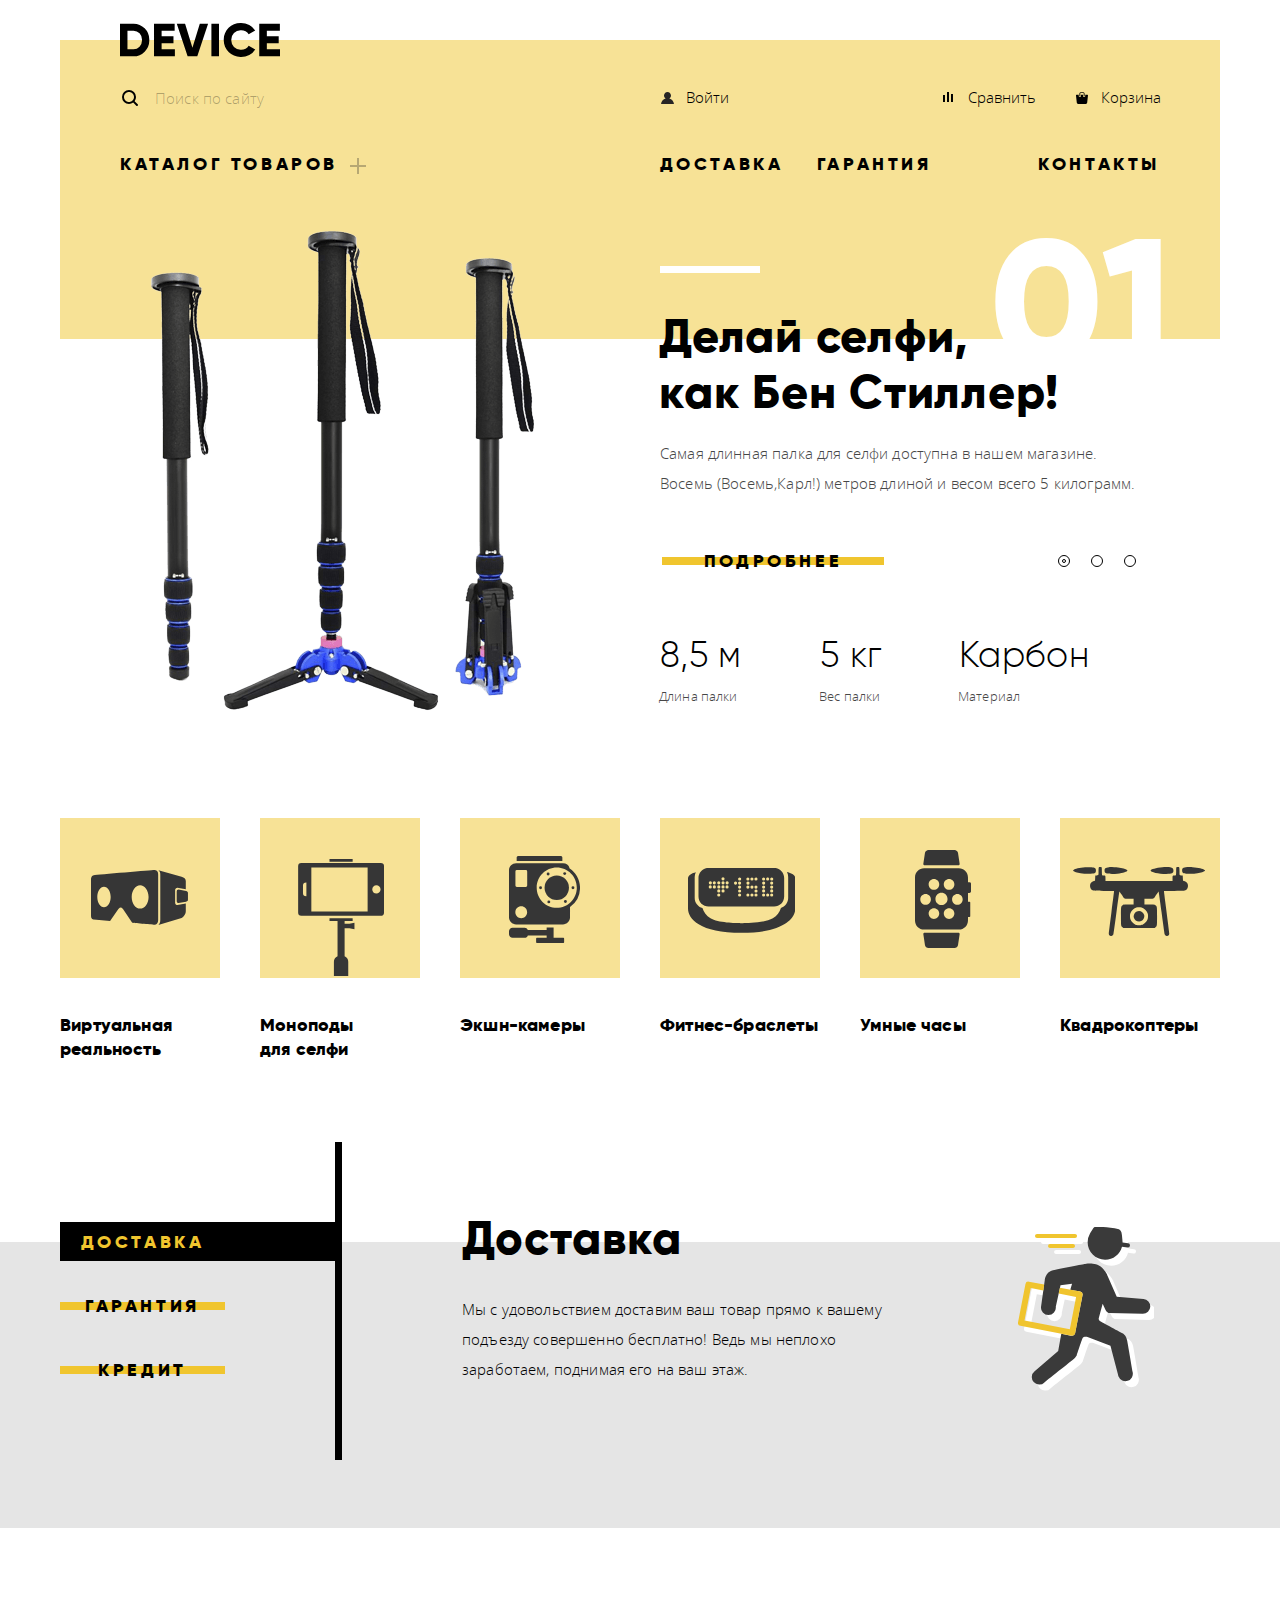
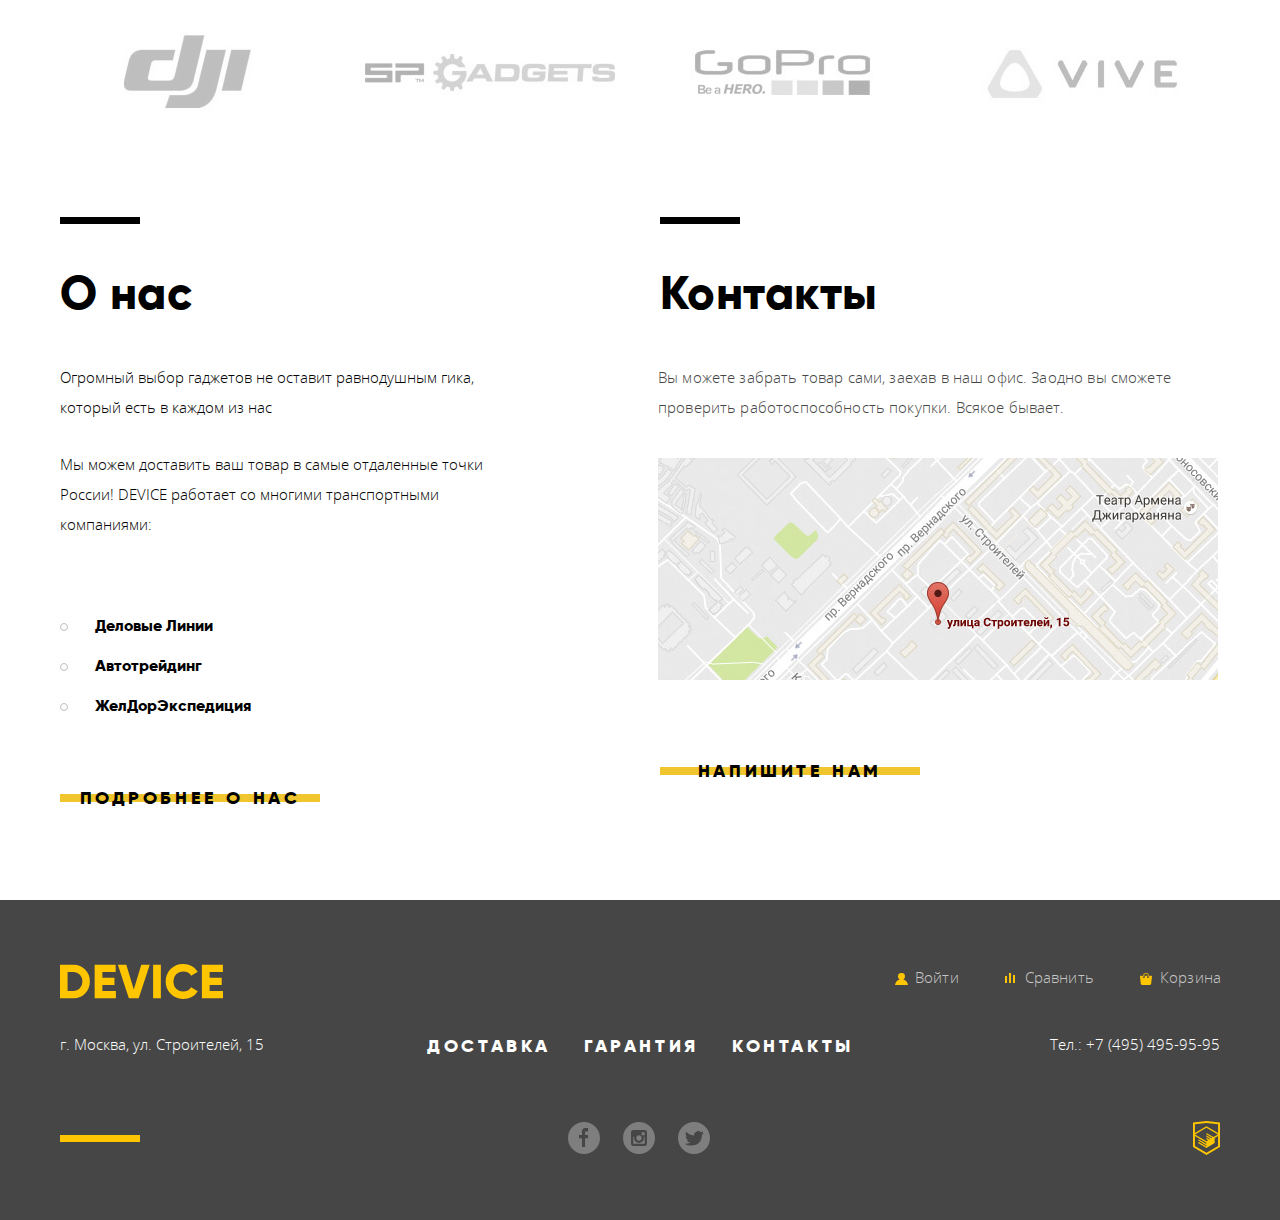
<file: index.html>
<!DOCTYPE html>
<html lang="ru">

<head>
  <meta charset="utf-8">
  <meta name="viewport" content="width=device-width, initial-scale=1.0">
  <meta http-equiv="X-UA-Compatible" content="ie=edge">
  <title>Главная Девайс</title>
  <link href="css/normalize.css" rel="stylesheet">
  <link href="css/style.css" rel="stylesheet">
</head>

<body>
  <header class="main-header">
    <a class="main-logo" aria-label="Логотип DIVICE">
      <img src="img/logo_divice.svg" width="160" height="35" alt="Логотип DIVICE">
    </a>
    <nav class="main-navigation">
      <div class="site-navigation site-navigation-user">
        <form class="main-search" action="https://echo.htmlacademy.ru" method="get">
          <svg class="search-link-icon" xmlns="http://www.w3.org/2000/svg" width="16" height="16" viewBox="0 0 16 16">
            <path
              d="M15.7 14.3l-3.104-3.104A6.979 6.979 0 0 0 14 7a7 7 0 1 0-7 7 6.963 6.963 0 0 0 4.193-1.404L14.3 15.7c.185.184.38.3.7.3a1 1 0 0 0 1-1 .93.93 0 0 0-.3-.7zM2 7c0-2.762 2.238-5 5-5s5 2.238 5 5-2.238 5-5 5-5-2.238-5-5z" />
          </svg>
          <input type="search" class="search" placeholder="Поиск по сайту">
          <button class="button-search">Найти</button>
        </form>
        <a class="site-navigation-user login-link-header" href="login.html">
          <svg class="login-link-icon" version="1.1" xmlns="http://www.w3.org/2000/svg"
            xmlns:xlink="http://www.w3.org/1999/xlink" x="0px" y="0px" width="13px" height="12px" viewBox="0 0 13 12"
            enable-background="new 0 0 13 12" xml:space="preserve">
            <path fill="#272525"
              d="M0.032,12h12.937c-0.163-2.643-2.074-4.837-4.671-5.543C9.306,5.846,9.985,4.75,9.985,3.485
                  C9.985,1.561,8.425,0,6.5,0S3.015,1.561,3.015,3.485c0,1.264,0.68,2.361,1.688,2.972C2.106,7.163,0.194,9.357,0.032,12z" />
          </svg>
          Войти
        </a>
        <a class="site-navigation-user compare-header" href="compare.html">
          <svg class="login-link-icon" xmlns="http://www.w3.org/2000/svg" width="10" height="10" viewBox="0 0 10 10">
            <path d="M8 2h1.984v8H8zM0 3h1.984v7H0zM4 0h2v10H4z" />
          </svg>
          Сравнить
        </a>
        <a class="site-navigation-user basket-header" href="basket.html">
          <svg class="login-link-icon" xmlns="http://www.w3.org/2000/svg" width="12" height="12" viewBox="0 0 12 12">
            <path
              d="M11.864 3.017a.429.429 0 0 0-.327-.154H9.225V4.09c0 .563-.484 1.022-1.08 1.022-.594 0-1.078-.458-1.078-1.022V2.863H4.909V4.09c0 .563-.485 1.022-1.08 1.022-.595 0-1.078-.458-1.078-1.022V2.863H.438a.43.43 0 0 0-.327.154.472.472 0 0 0-.108.358l.776 7.134c.015.806.642 1.455 1.411 1.455h7.595c.77 0 1.396-.649 1.411-1.455l.776-7.134a.476.476 0 0 0-.108-.358z" />
            <path
              d="M3.829 4.499c.239 0 .433-.184.433-.409V1.84c0-.632.672-1.022 1.295-1.022h1.079c.655 0 1.078.401 1.078 1.022v2.25c0 .225.194.409.431.409.239 0 .433-.184.433-.409V1.84C8.577.773 7.761 0 6.636 0H5.557c-1.19 0-2.159.826-2.159 1.84v2.25c0 .225.194.409.431.409z" />
          </svg>
          Корзина
        </a>
      </div>
      <ul class="site-navigation site-navigation-bottom">
        <li class="nav-item-bold main-menu-item">
          <a href="inner.html">Каталог товаров</a>
          <ul class="drop-menue">
            <li class="drop-menue-inner">
              <ul class="drop-user-navigation">
                <li class="drop-inner-item"><a href="virtualReality.html">Виртуальная реальность</a></li>
                <li class="drop-inner-item"><a href="monopods.html">Моноподы для селфи</a></li>
                <li class="drop-inner-item"> <a href="action-сameras.html">Экшн-камеры</a></li>
              </ul>
            </li>
            <li class="drop-menue-inner">
              <ul class="drop-user-navigation">
                <li class="drop-inner-item"><a href="fitnessBraselet.html">Фитнес-браслеты</a></li>
                <li class="drop-inner-item"><a href="smart-watch.html">Умные часы</a></li>
              </ul>
            </li>
            <li class="drop-menue-inner">
              <ul class="drop-user-navigation">
                <li class="drop-inner-item"> <a href="quadcopters.html">Квадрокоптеры</a></li>
              </ul>
            </li>
          </ul>
        </li>
        <li class="nav-item-bold"><a href="delivery.html">Доставка</a></li>
        <li class="nav-item-bold guarantee"><a href="assurance.html">Гарантия</a></li>
        <li class="nav-item-bold"><a href="contact.html">Контакты</a></li>
      </ul>
    </nav>
  </header>
  <main class="container">
    <h1 class="visually-hidden">DIVICE</h1>
    <section class="slider center-wrapper">
      <input class="visually-hidden slider-input slider-input-1" type="radio" id="product-1" name="toggle" checked>
      <label class="slider-control slider-control-1" for="product-1" aria-label="Первый слайд"></label>
      <input class="visually-hidden slider-input slider-input-2" type="radio" id="product-2" name="toggle">
      <label class="slider-control slider-control-2" for="product-2" aria-label="Второй слайд"></label>
      <input class="visually-hidden slider-input slider-input-3" type="radio" id="product-3" name="toggle">
      <label class="slider-control slider-control-3" for="product-3" aria-label="Третий слайд"></label>
      <ul class="slider-list">
        <li class="slider-item slide-1">
          <img class="slider-picture" src="img/slider-1.png" width="384" height="486"
            alt="Самая длинная палка для селфи">
          <div class="slide-content">
            <h2 class="tagline">Делай селфи, <br />как Бен Стиллер!</h2>
            <p class="slider-text">Самая длинная палка для селфи доступна в нашем магазине. Восемь (Восемь,Карл!) метров
              длиной и весом всего 5 килограмм.</p>
            <a class="crossed-out-buttons crossed-out-buttons-slider" href="info.html">Подробнее</a>
            <div class="product-properties">
              <div class="properties">
                <p class="property-mean">8,5 м</p>
                <p class="property">Длина палки</p>
              </div>
              <div class="properties">
                <p class="property-mean">5 кг</p>
                <p class="property">Вес палки</p>
              </div>
              <div class="properties">
                <p class="property-mean">Карбон</p>
                <p class="property">Материал</p>
              </div>
            </div>
          </div>
        </li>
        <li class="slider-item slide-2">
          <img class="slider-picture" src="img/slider-2.png" width="345" height="485" alt="Фитнес-браслеты">
          <div class="slide-content">
            <h2 class="tagline">Худеем <br />правильно!</h2>
            <p class="slider-text">Мотивирующие фитнес-браслеты помогут найти в себе силы не&nbsp;пропускать занятия и
              соблюдать диету.</p>
            <a class="crossed-out-buttons crossed-out-buttons-slider" href="info.html">Подробнее</a>
            <div class="product-properties">
              <div class="properties">
                <p class="property-mean">48 часов</p>
                <p class="property">Без подзарадки</p>
              </div>
            </div>
          </div>
        </li>
        <li class="slider-item slide-3">
          <img class="slider-picture" src="img/slider-3.png" width="526" height="334" alt="Квадрокоптеры">
          <div class="slide-content">
            <h2 class="tagline">Порхает как&nbsp;бабочка, жалит как пчела!</h2>
            <p class="slider-text">Этот обычный, на первый взгляд, квадрокоптер оснащен мощным лазером, замаскированным
              под стандартную камеру.</p>
            <a class="crossed-out-buttons crossed-out-buttons-slider" href="info.html">Подробнее</a>
            <div class="product-properties">
              <div class="properties">
                <p class="property-mean">800 м</p>
                <p class="property">Дальность полета</p>
              </div>
              <div class="properties">
                <p class="property-mean">50 м</p>
                <p class="property">Радиус поражения</p>
              </div>
            </div>
          </div>
        </li>
      </ul>
    </section>
    <section class="gallery center-wrapper">
      <h2 class="visually-hidden">Виртуальная реальность</h2>
      <ul class="gallery-list">
        <li class="gallery-item">
          <a class="gallery-a" href="gallery-item.html">
            <div class="gallery-item-background">
              <img class="gallery-picture" src="img/popular-1.svg" width="97" height="55" alt="Виртуальная реальность">
            </div>
            <h3 class="gallery-category">Виртуальная реальность</h3>
          </a>
        </li>
        <li class="gallery-item">
          <a class="gallery-a" href="gallery-item.html">
            <div class="gallery-item-background">
              <img class="gallery-picture monopods" src="img/popular-2.svg" width="86" height="117"
                alt="Моноподы для селфи">
            </div>
            <h3 class="gallery-category">Моноподы для&nbsp;селфи</h3>
          </a>
        </li>
        <li class="gallery-item">
          <a class="gallery-a" href="gallery-item.html">
            <div class="gallery-item-background">
              <img class="gallery-picture action-camera" src="img/popular-3.svg" width="71" height="87"
                alt="Экшн-камеры">
            </div>
            <h3 class="gallery-category">Экшн-камеры</h3>
          </a>
        </li>
        <li class="gallery-item">
          <a class="gallery-a" href="gallery-item.html">
            <div class="gallery-item-background">
              <img class="gallery-picture wristlet" src="img/popular-4.svg" width="107" height="65"
                alt="Фитнес-браслеты">
            </div>
            <h3 class="gallery-category">Фитнес-браслеты</h3>
          </a>
        </li>
        <li class="gallery-item">
          <a class="gallery-a" href="gallery-item.html">
            <div class="gallery-item-background">
              <img class="gallery-picture watch" src="img/popular-5.svg" width="56" height="98" alt="Умные часы">
            </div>
            <h3 class="gallery-category">Умные часы</h3>
          </a>
        </li>
        <li class="gallery-item">
          <a class="gallery-a" href="gallery-item.html">
            <div class="gallery-item-background">
              <img class="gallery-picture quadcopters" src="img/poppular-6.svg" width="132" height="69"
                alt="Квадрокоптеры">
            </div>
            <h3 class="gallery-category">Квадрокоптеры</h3>
          </a>
        </li>
      </ul>
    </section>
    <section class="addservice">
      <div class="center-wrapper-addservice">
        <input class="visually-hidden addservice-1" type="radio" id="addservice-1" name="tab" checked>
        <input class="visually-hidden addservice-2" type="radio" id="addservice-2" name="tab">
        <input class="visually-hidden addservice-3" type="radio" id="addservice-3" name="tab">
        <div class="addservice-menu">
          <label for="addservice-1" class="crossed-out-buttons addservice-item addservice-item-1">Доставка</label>
          <label for="addservice-2" class="crossed-out-buttons addservice-item addservice-item-2">Гарантия</label>
          <label for="addservice-3" class="crossed-out-buttons addservice-item addservice-item-3">Кредит</label>
        </div>
        <div class="addservice-link addservice-link-1">
          <div class="addservice-information">
            <h2 class="about-us-contacts addservice-inform-header">Доставка</h2>
            <p class="text">Мы с удовольствием доставим ваш товар прямо к вашему подъезду совершенно бесплатно! Ведь мы
              неплохо заработаем, поднимая его на ваш этаж.</p>
          </div>
        </div>
        <div class="addservice-link addservice-link-2">
          <div class="addservice-information">
            <h2 class="about-us-contacts addservice-inform-header">Гарантия</h2>
            <p class="text">Если из-за возгарания купленного у нас товара у вас сгорит дом - не переживайте, мы выдадим
              вам новый. Товар, не дом, конечно же.</p>
          </div>
        </div>
        <div class="addservice-link addservice-link-3">
          <div class="addservice-information">
            <h2 class="about-us-contacts addservice-inform-header">Кредит</h2>
            <p class="text">Залезть в долговую яму стало проще! Кредитные консультанты подберут для вас наиболее
              выгодные условия кредита. Выгодные для нашего банка, разумеется.</p>
          </div>
        </div>
      </div>
    </section>
    <section class="partners-logo">
      <div class="center-wrapper">
        <img class="partners-logo-item" src="img/logo-1.jpg" width="260" height="100" alt="Логотип DGI">
        <img class="partners-logo-item" src="img/logo-2.jpg" width="260" height="100" alt="Логотип DGI">
        <img class="partners-logo-item" src="img/logo-3.jpg" width="260" height="100" alt="Логотип DGI">
        <img class="partners-logo-item" src="img/logo-4.jpg" width="260" height="100" alt="Логотип DGI">
      </div>
    </section>
    <div class="wrapper wrapper-about-us-contacts">
      <section class="about-us">
        <h2 class="about-us-contacts">О нас</h2>
        <p class="text">Огромный выбор гаджетов не оставит равнодушным гика, который есть в каждом из нас</p>
        <p class="text text-about-us">Мы можем доставить ваш товар в самые отдаленные точки России! DEVICE работает со
          многими транспортными компаниями:</p>
        <ul class="partners">
          <li class="partners-item"><a href="info.html">Деловые Линии</a></li>
          <li class="partners-item"><a href="info.html">Автотрейдинг</a></li>
          <li class="partners-item"><a href="info.html">ЖелДорЭкспедиция</a></li>
        </ul>
        <a class="crossed-out-buttons" href="info.html">Подробнее о нас</a>
      </section>
      <section class="contacts">
        <h2 class="about-us-contacts">Контакты</h2>
        <p class="text">Вы можете забрать товар сами, заехав в наш офис. Заодно вы сможете проверить работоспособность
          покупки. Всякое бывает.</p>
        <a class="contacts-button-map" href="info.htm" aria-label="Карта расположени офиса">
          <img class="map" src="img/map.jpg" width="560" height="222" alt="Карта расположения офиса">
        </a>
        <a class="crossed-out-buttons right-to-us" href="info.html">Напишите нам</a>
      </section>
    </div>
  </main>
  <footer class="main-footer">
    <div class="center-wrapper">
      <!-- Футер - блок с логотипом и меню пользователя -->
      <div class="wrapper-footer-user-menu">
        <a class="main-logo-footer" href="main.html" aria-label="Логотип DIVICE">
          <img src="img/logo_divice_yellow_svg.svg" width="163" height="35" alt="Логотип DIVICE">
        </a>
        <div class=" site-navigation-user-footer">
          <a class="footer-icon" href="login.html">
            <svg class="footer-link-icon" xmlns="http://www.w3.org/2000/svg" width="13" height="12" viewBox="0 0 13 12">
              <path fill="#ffc600"
                d="M.032 12h12.937c-.163-2.643-2.074-4.837-4.671-5.543a3.47 3.47 0 0 0 1.687-2.972 3.485 3.485 0 0 0-6.97 0c0 1.264.68 2.361 1.688 2.972C2.106 7.163.194 9.357.032 12z" />
            </svg>
            Войти
          </a>
          <a class="site-navigation-user footer-icon" href="compare.html">
            <svg class="footer-link-icon" xmlns="http://www.w3.org/2000/svg" width="10" height="10" viewBox="0 0 10 10">
              <path fill="#ffc600" d="M8 2h1.984v8H8zM0 3h1.984v7H0zM4 0h2v10H4z" />
            </svg>
            Сравнить
          </a>
          <a class="site-navigation-user footer-icon" href="basket.html">
            <svg class="footer-link-icon" xmlns="http://www.w3.org/2000/svg" width="12" height="12" viewBox="0 0 12 12">
              <path fill="#ffc600"
                d="M11.864 3.017a.429.429 0 0 0-.327-.154H9.225V4.09c0 .563-.484 1.022-1.08 1.022-.594 0-1.078-.458-1.078-1.022V2.863H4.909V4.09c0 .563-.485 1.022-1.08 1.022-.595 0-1.078-.458-1.078-1.022V2.863H.438a.43.43 0 0 0-.327.154.472.472 0 0 0-.108.358l.776 7.134c.015.806.642 1.455 1.411 1.455h7.595c.77 0 1.396-.649 1.411-1.455l.776-7.134a.476.476 0 0 0-.108-.358z" />
              <path fill="#ffc600"
                d="M3.829 4.499c.239 0 .433-.184.433-.409V1.84c0-.632.672-1.022 1.295-1.022h1.079c.655 0 1.078.401 1.078 1.022v2.25c0 .225.194.409.431.409.239 0 .433-.184.433-.409V1.84C8.577.773 7.761 0 6.636 0H5.557c-1.19 0-2.159.826-2.159 1.84v2.25c0 .225.194.409.431.409z" />
            </svg>
            Корзина</a>
        </div>
      </div>
      <!-- Футер - блок с доп.услугами, адрес, телефон -->
      <div class="wrapper wrapper-footer-service">
        <p class="address">г. Москва, ул. Строителей, 15</p>
        <ul class="site-navigation-bottom-footer">
          <li class="item-social"><a class="footer-service-link" href="delivery.html">Доставка</a></li>
          <li class="item-social"><a class="footer-service-link" href="assurance.html">Гарантия</a></li>
          <li class="item-social"><a class="footer-service-link" href="contact.html">Контакты</a></li>
        </ul>
        <span class="phone">Тел.: +7 (495) 495-95-95</span>
      </div>
      <!-- Футер - блок с соц.сетями -->
      <div class="wrapper wrapper-footer-social">
        <div class="footer-social">
          <a class="social-button social-button-fb" href="#" aria-label="Ссылка на социальную сеть Фэйсбук">
            <img src="img/fb.svg" width="32" height="32" alt="Логотип Фэйсбук">
          </a>
          <a class="social-button social-button-ig" aria-label="Ссылка на социальную сеть Инстаграм" href="#">
            <img src="img/ig.svg" width="32" height="32" alt="Логотип Инстаграмм"></a>
          <a class="social-button" aria-label="ССылка на социальную сеть Твитер" href="#">
            <img src="img/tv.svg" width="32" height="32" alt="Логотип Твиттер">
          </a>
        </div>
        <a class="akadem-logo-footer" href="https://htmlacademy.ru/intensive/htmlcss" aria-label="Логотип Академии">
          <img src="img/logo-html.svg" width="27" height="35" alt="Логотип Академии">
        </a>
        <!-- </nav> -->
      </div>
    </div>
  </footer>
  <!--Форма Напишите нам -->
  <section class="modal modal-mail">
    <h2 class="visually-hidden">Напишите нам</h2>
    <!-- <img class="form-close" src="img/modal-close.svg" width="55" height="55" alt="Закрыть" aria-label="Закрыть"> -->
    <button class="form-close modal-close" type="button" aria-label="Закрыть"></button>
    <form class="form-fields" action="https://echo.htmlacademy.ru" method="post">
      <p class="form-item">
        <label>Ваше имя:
          <input type="text" name="name" placeholder="Имя Фамилия" class="inner-form">
        </label>
      </p>
      <p class="form-item">
        <label>Ваш e-mail:
          <input type="email" name="email" placeholder="e-mail@example.com" class="inner-form">
        </label>
      </p>
      <p class="form-item form-text">
        <label for="field-letter">Текст письма:</label>
        <textarea class="inner-form" id="field-letter" placeholder="В свободной форме"></textarea>
      </p>
      <button class="crossed-out-buttons form-button modal-close" type="submit">
        Отправить
      </button>
    </form>
  </section>
  <section class="modal modal-map">
    <h2 class="visually-hidden">Карта</h2>
    <button class="form-close modal-close" type="button" aria-label="Закрыть"></button>
    <iframe
      src="https://www.google.com/maps/embed?pb=!1m18!1m12!1m3!1d3791.5774362169386!2d37.20697316086829!3d55.593564846224616!2m3!1f0!2f0!3f0!3m2!1i1024!2i768!4f13.1!3m3!1m2!1s0x46b556ec92966d99%3A0x269763cb5898d1a7!2z0YPQuy4g0KHRgtGA0L7QuNGC0LXQu9C10LksIDE1LCDQnNCw0YDRg9GI0LrQuNC90L4sINCc0L7RgdC60L7QstGB0LrQsNGPINC-0LHQuy4sIDE0MzM1MA!5e0!3m2!1sru!2sru!4v1553142591478"
      width="960" height="559" style="border:0" allowfullscreen>
    </iframe>
  </section>

  <script src="js/liveliness.js"></script>

</body>

</html>
</file>
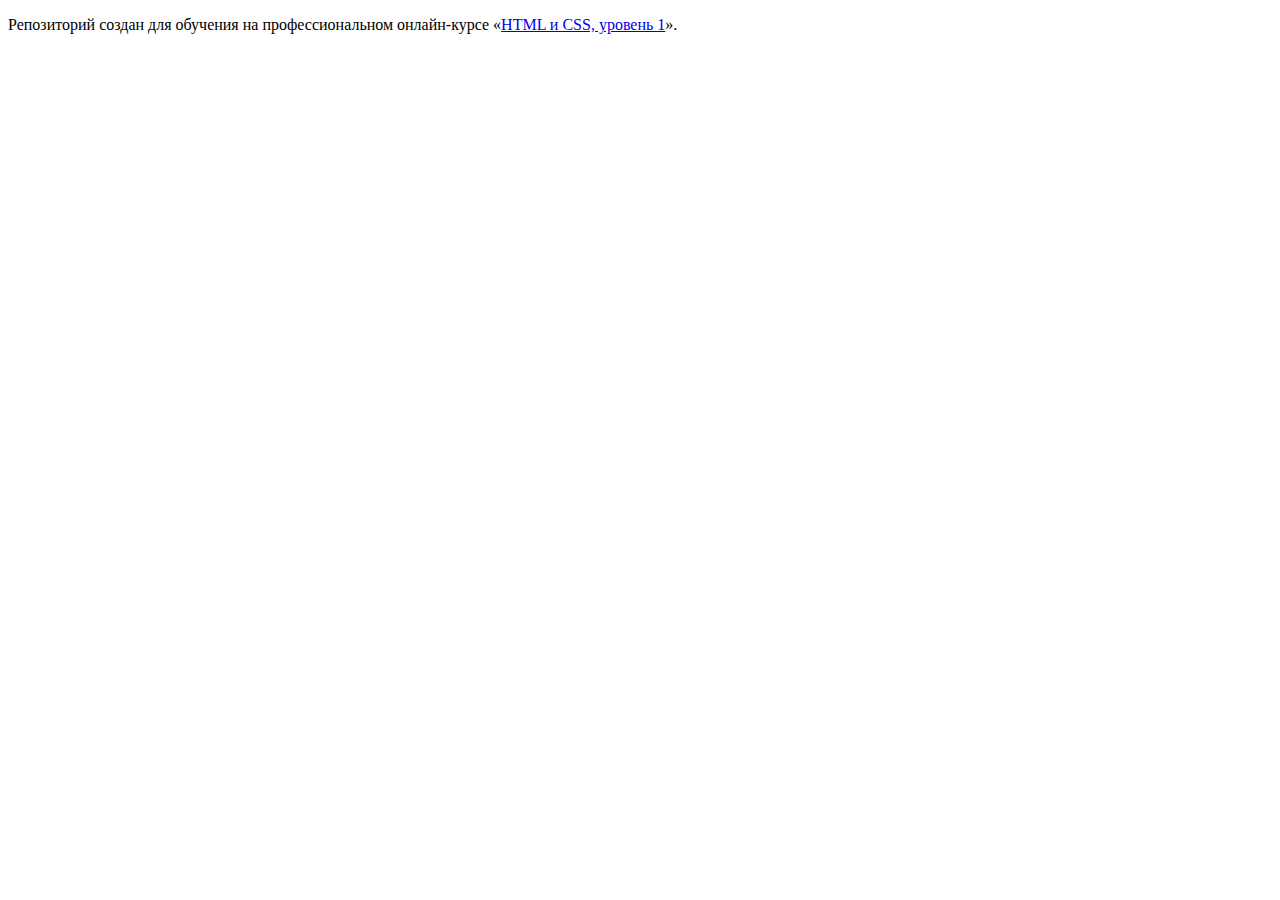
<file: master/index.html>
<!DOCTYPE html>
<html lang="ru">
  <head>
    <meta charset="utf-8">
    <title>HTML Academy: Девайс</title>
    <base href="https://htmlacademy-htmlcss.github.io/905565-device-24/master/">
</head>
  <body>

    <p>Репозиторий создан для обучения на профессиональном онлайн‑курсе «<a href="https://htmlacademy.ru/intensive/htmlcss">HTML и CSS, уровень 1</a>».</p>

  </body>
</html>
</file>
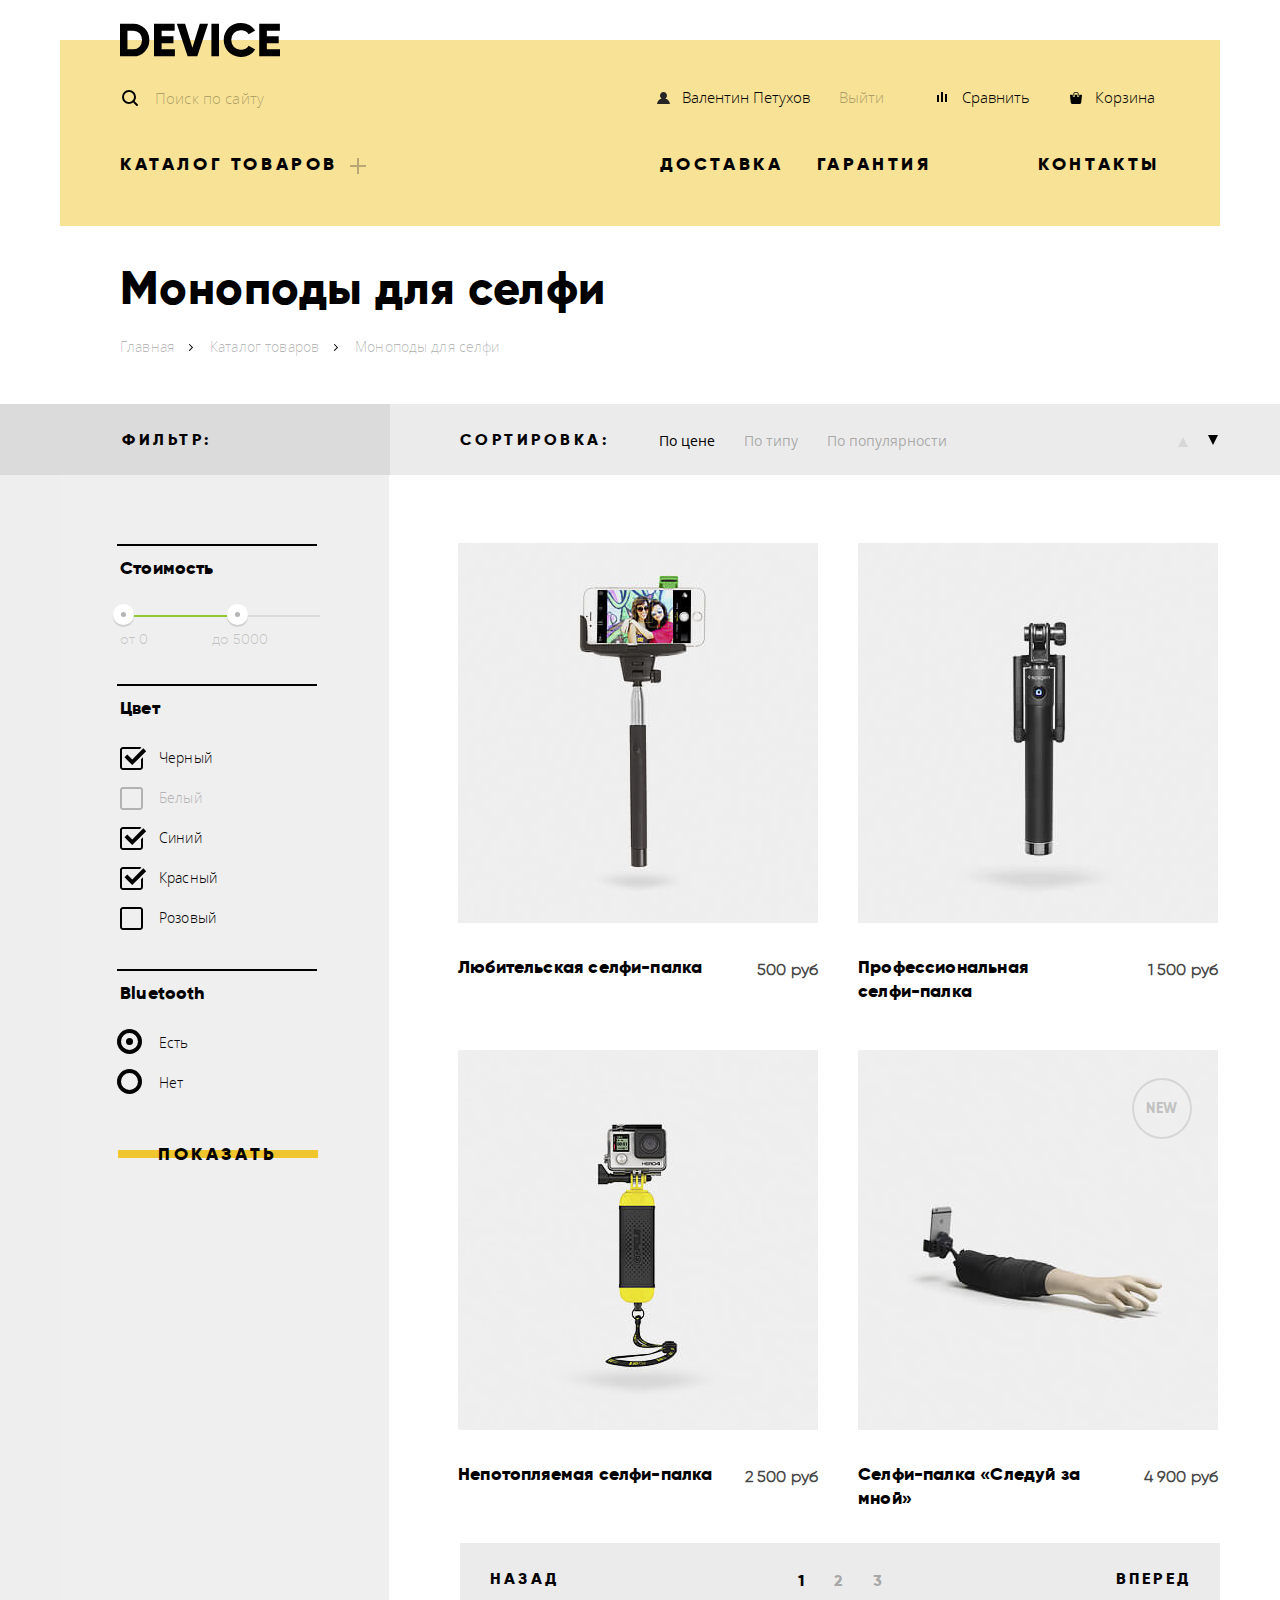
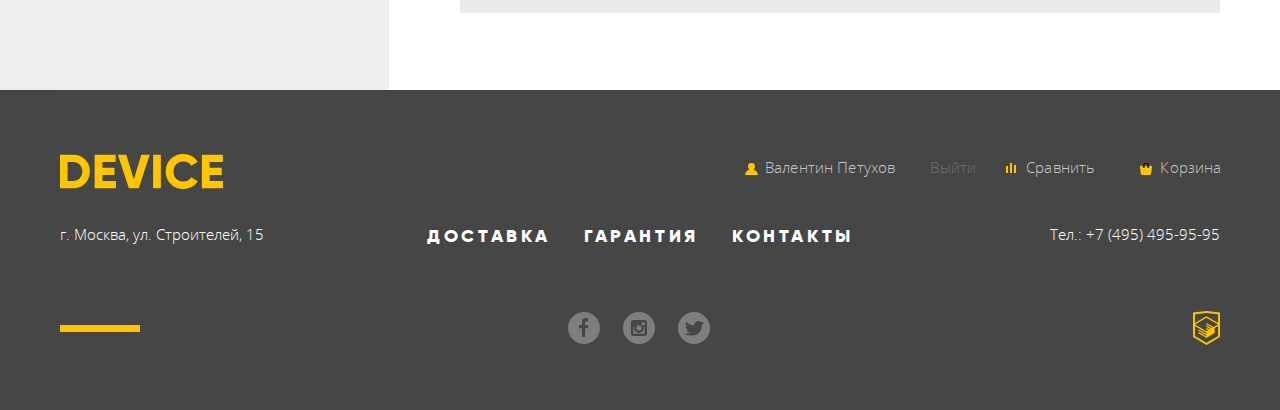
<file: inner.html>
<!DOCTYPE html>
<html lang="ru">

<head>
  <meta charset="UTF-8">
  <meta name="viewport" content="width=device-width, initial-scale=1.0">
  <meta http-equiv="X-UA-Compatible" content="ie=edge">
  <title>Каталог Девайс</title>
  <!-- <link href="https://fonts.googleapis.com/css?family=Open+Sans:300,400,700&amp;subset=cyrillic" rel="stylesheet"> -->
  <link href="css/normalize.css" rel="stylesheet">
  <link href="css/style.css" rel="stylesheet">
</head>

<body class="inner-page">
  <header class="main-header">
    <a href="index.html" class="main-logo" aria-label="Логотип DIVICE">
      <img src="img/logo_divice.svg" width="160" height="35" alt="Логотип DIVICE">
    </a>
    <nav class="main-navigation">
      <div class="site-navigation site-navigation-user">
        <form class="main-search" action="https://echo.htmlacademy.ru" method="get">
          <svg class="search-link-icon" xmlns="http://www.w3.org/2000/svg" width="16" height="16" viewBox="0 0 16 16">
            <path
              d="M15.7 14.3l-3.104-3.104A6.979 6.979 0 0 0 14 7a7 7 0 1 0-7 7 6.963 6.963 0 0 0 4.193-1.404L14.3 15.7c.185.184.38.3.7.3a1 1 0 0 0 1-1 .93.93 0 0 0-.3-.7zM2 7c0-2.762 2.238-5 5-5s5 2.238 5 5-2.238 5-5 5-5-2.238-5-5z" />
          </svg>
          <input type="search" class="search" placeholder="Поиск по сайту">
          <button class="button-search">Найти</button>
        </form>
        <a class="site-navigation-user login-link-header" href="login.html">
          <svg class="login-link-icon" version="1.1" xmlns="http://www.w3.org/2000/svg"
            xmlns:xlink="http://www.w3.org/1999/xlink" x="0px" y="0px" width="13px" height="12px" viewBox="0 0 13 12"
            enable-background="new 0 0 13 12" xml:space="preserve">
            <path fill="#272525"
              d="M0.032,12h12.937c-0.163-2.643-2.074-4.837-4.671-5.543C9.306,5.846,9.985,4.75,9.985,3.485
                  C9.985,1.561,8.425,0,6.5,0S3.015,1.561,3.015,3.485c0,1.264,0.68,2.361,1.688,2.972C2.106,7.163,0.194,9.357,0.032,12z" />
          </svg>
          Валентин Петухов
        </a>
        <a class="site-navigation-user go-out-header" href="compare.html">
          Выйти
        </a>
        <a class="site-navigation-user compare-header" href="compare.html">
          <svg class="login-link-icon" xmlns="http://www.w3.org/2000/svg" width="10" height="10" viewBox="0 0 10 10">
            <path d="M8 2h1.984v8H8zM0 3h1.984v7H0zM4 0h2v10H4z" />
          </svg>
          Сравнить
        </a>
        <a class="site-navigation-user basket-header" href="basket.html">
          <svg class="login-link-icon" xmlns="http://www.w3.org/2000/svg" width="12" height="12" viewBox="0 0 12 12">
            <path
              d="M11.864 3.017a.429.429 0 0 0-.327-.154H9.225V4.09c0 .563-.484 1.022-1.08 1.022-.594 0-1.078-.458-1.078-1.022V2.863H4.909V4.09c0 .563-.485 1.022-1.08 1.022-.595 0-1.078-.458-1.078-1.022V2.863H.438a.43.43 0 0 0-.327.154.472.472 0 0 0-.108.358l.776 7.134c.015.806.642 1.455 1.411 1.455h7.595c.77 0 1.396-.649 1.411-1.455l.776-7.134a.476.476 0 0 0-.108-.358z" />
            <path
              d="M3.829 4.499c.239 0 .433-.184.433-.409V1.84c0-.632.672-1.022 1.295-1.022h1.079c.655 0 1.078.401 1.078 1.022v2.25c0 .225.194.409.431.409.239 0 .433-.184.433-.409V1.84C8.577.773 7.761 0 6.636 0H5.557c-1.19 0-2.159.826-2.159 1.84v2.25c0 .225.194.409.431.409z" />
          </svg>
          Корзина
        </a>
      </div>
      <ul class="site-navigation site-navigation-bottom">
        <li class="nav-item-bold main-menu-item"><a href="inner.html">Каталог товаров</a>
          <ul class="drop-menue">
            <li class="drop-menue-inner">
              <ul class="drop-user-navigation">
                <li class="drop-inner-item"><a href="virtualReality.html">Виртуальная реальность</a></li>
                <li class="drop-inner-item"><a href="monopods.html">Моноподы для селфи</a></li>
                <li class="drop-inner-item"> <a href="action-сameras.html">Экшн-камеры</a></li>
              </ul>
            </li>
            <li class="drop-menue-inner">
              <ul class="drop-user-navigation">
                <li class="drop-inner-item"><a href="fitnessBraselet.html">Фитнес-браслеты</a></li>
                <li class="drop-inner-item"><a href="smart-watch.html">Умные часы</a></li>
              </ul>
            </li>
            <li class="drop-menue-inner">
              <ul class="drop-user-navigation">
                <li class="drop-inner-item"> <a href="quadcopters.html">Квадрокоптеры</a></li>
              </ul>
            </li>
          </ul>
        </li>
        <li class="nav-item-bold"><a href="delivery.html">Доставка</a></li>
        <li class="nav-item-bold guarantee"><a href="assurance.html">Гарантия</a></li>
        <li class="nav-item-bold"><a href="contact.html">Контакты</a></li>
      </ul>
    </nav>
  </header>
  <main class="container">
    <!-- Заголовок + хлебные крошки -->
    <div class="center-wrapper">
      <h1 class="page-title">Моноподы для селфи</h1>
      <ul class="breadcrumbs">
        <li><a href="index.html">Главная</a></li>
        <li><a href="catalog.html">Каталог товаров</a></li>
        <li class="breadcrumbs-current">Моноподы для селфи</li>
      </ul>
    </div>
    <!-- Меню Сортировка -->
    <div class="sorting-block">
      <div class="center-wrapper">
        <h2>Фильтр:</h2>
        <div class="sorting">
          <h3>Сортировка:</h3>
          <ul class="sorting-list">
            <li><a class="sort-active" href="#">По цене</a></li>
            <li><a href="#">По типу</a></li>
            <li><a href="#">По популярности</a></li>
          </ul>
          <div class="sort-buttons">
            <a href="#" aria-label="По возрастанию"></a>
            <a href="#" class="sort-active" aria-label="По убыванию"></a>
          </div>
        </div>
      </div>
    </div>
    <!-- Фильтры -->
    <section class="catalog-wrapper">
      <div class="center-wrapper">
        <!-- Фильтры -->
        <form class="filter" method="get" action="https://echo.htmlacademy.ru">
          <!-- Стоимость -->
          <!-- <div class="filter-cost"> -->
          <fieldset class="filter-item filter-cost">
            <legend class="legend">Стоимость</legend>
            <div class="range-filter">
              <div class="range-controls">
                <div class="scale">
                  <div class="bar" style="margin-left: 0%; width: 60%"></div>
                </div>
                <div class="toggle toggle-min"></div>
                <div class="toggle toggle-max"></div>
              </div>
            </div>
            <div class="price-controls">
              <label class="min-price">от <input name="min-price" type="text" value="0"></label>
              <label>до <input class="max-price" name="max-price" type="text" value="5000"></label>
            </div>
          </fieldset>
          <!-- </div> -->
          <!-- Цвета -->
          <!-- <div class="filter-color"> -->
          <fieldset class="filter-item filter-color">
            <legend class="legend">Цвет</legend>
            <ul>
              <li class="filter-option">
                <input type="checkbox" name="black" id="filter-black"
                  class="visually-hidden filter-input filter-input-checkbox" checked>
                <label class="checkbox-black" for="filter-black">Черный
                </label>
              </li>
              <li class="filter-option">
                <input class="visually-hidden filter-input filter-input-checkbox checkbox-white" type="checkbox"
                  name="white" id="filter-white" disabled>
                <label for="filter-white">Белый</label>
              </li>
              <li class="filter-option">
                <input class="visually-hidden filter-input filter-input-checkbox" type="checkbox" name="blue"
                  id="filter-blue" checked>
                <label for="filter-blue">Синий</label>
              </li>
              <li class="filter-option">
                <input class="visually-hidden filter-input filter-input-checkbox" type="checkbox" name="red"
                  id="filter-red" checked>
                <label for="filter-red">Красный</label>
              </li>
              <li class="filter-option">
                <input class="visually-hidden filter-input filter-input-checkbox checkbox-pink" type="checkbox"
                  name="pink" id="filter-pink">
                <label for="filter-pink">Розовый</label>
              </li>
            </ul>
          </fieldset>
          <!-- </div> -->
          <!-- Блютус -->
          <!-- <div class="filter-bluetooth"> -->
          <fieldset class="filter-item filter-bluetooth">
            <legend class="legend">Bluetooth</legend>
            <ul>
              <li class="filter-option">
                <input class="filter-input filter-input-radio visually-hidden" type="radio" name="Bluetooth"
                  value="thereIs" id="filter-thereIs" checked>
                <label for="filter-thereIs">Есть</label>
              </li>
              <li class="filter-option">
                <input class="filter-input filter-input-radio visually-hidden" type="radio" name="Bluetooth"
                  value="thereIsNot" id="filter-there-is-not">
                <label for="filter-there-is-not">Нет</label>
              </li>
            </ul>
          </fieldset>
          <!-- </div> -->
          <button type="submit" class="filter-button crossed-out-buttons">Показать</button>
        </form>
        <!-- Каталог -->
        <div class="catalog">
          <h2 class="visually-hidden">Список моноподов для селфи</h2>
          <ul class="catalog-list">
            <li class="catalog-item">
              <img src="img/item-1.jpg" width="360" height="380" alt="Любительская селфи-палка">
              <p class="catalog-item-price">
                <a href="catalog-item.html"><b class="catalog-category">Любительская селфи-палка</b>
                </a>
                <b class="catalog-item-cost">500 руб</b>
              </p>
              <p class="add-to-by">
                <a href="catalog-item.html" class="to-basket crossed-out-buttons">В корзину</a>
                <a href="catalog-item.html" class="to-compare">Добавить к сравнению</a>
              </p>
            </li>
            <li class="catalog-item">
              <img src="img/item-2.jpg" width="360" height="380" alt="Профессиональная селфи-палка">
              <p class="catalog-item-price">
                <a href="catalog-item.html"><b class="catalog-category">Профессиональная<br> селфи-палка</b></a>
                <b class="catalog-item-cost">1 500 руб</b>
              </p>
              <p class="add-to-by">
                <a href="catalog-item.html" class="to-basket crossed-out-buttons">В корзину</a>
                <a href="catalog-item.html" class="to-compare">Добавить к сравнению</a>
              </p>
            </li>
            <li class="catalog-item">
              <img src="img/item-3.jpg" width="360" height="380" alt="Непотопляемая селфи-палка">
              <p class="catalog-item-price">
                <a href="catalog-item.html"><b class="catalog-category">Непотопляемая селфи-палка</b></a>
                <b class="catalog-item-cost">2 500 руб</b>
              </p>
              <p class="add-to-by">
                <a href="catalog-item.html" class="to-basket crossed-out-buttons">В корзину</a>
                <a href="catalog-item.html" class="to-compare">Добавить к сравнению</a>
              </p>
            </li>
            <li class="catalog-item new">
              <img src="img/item-4.jpg" width="360" height="380" alt="Селфи-палка Следуй за мной">
              <p class="catalog-item-price">
                <a href="catalog-item.html"><b class="catalog-category">Селфи-палка &laquo;Следуй за мной&raquo;</b></a>
                <b class="catalog-item-cost">4 900 руб</b>
              </p>
              <p class="add-to-by">
                <a href="catalog-item.html" class="to-basket crossed-out-buttons">В корзину</a>
                <a href="catalog-item.html" class="to-compare">Добавить к сравнению</a>
              </p>
            </li>
          </ul>
          <!-- Пагинация -->
          <ul class="pagination-list">
            <li class="pagination-item pagination-item-back"><a href="#">Назад</a></li>
            <li class="pagination-item pagination-item-number">
              <a class="pagination-item-current" href="#">1</a>
              <a href="#">2</a>
              <a href="#">3</a>
            </li>
            <li class="pagination-item pagination-item-forward "><a href="#">Вперед</a></li>
          </ul>
        </div>
      </div>
    </section>
  </main>
  <!-- Футер -->
  <footer class="main-footer">
    <div class="center-wrapper">
      <!-- Футер - блок с логотипом и меню пользователя -->
      <div class="wrapper-footer-user-menu">
        <a class="main-logo-footer" href="main.html" aria-label="Логотип DIVICE">
          <img src="img/logo_divice_yellow_svg.svg" width="163" height="35" alt="Логотип DIVICE">
        </a>
        <div class=" site-navigation-user-footer">
          <a class="footer-icon username" href="login.html">
            <svg class="footer-link-icon" xmlns="http://www.w3.org/2000/svg" width="13" height="12" viewBox="0 0 13 12">
              <path fill="#ffc600"
                d="M.032 12h12.937c-.163-2.643-2.074-4.837-4.671-5.543a3.47 3.47 0 0 0 1.687-2.972 3.485 3.485 0 0 0-6.97 0c0 1.264.68 2.361 1.688 2.972C2.106 7.163.194 9.357.032 12z" />
            </svg>
            Валентин Петухов
          </a>
          <a class="site-navigation-user footer-icon go-out-footer" href="compare.html">
            Выйти
          </a>
          <a class="site-navigation-user footer-icon" href="compare.html">
            <svg class="footer-link-icon" xmlns="http://www.w3.org/2000/svg" width="10" height="10" viewBox="0 0 10 10">
              <path fill="#ffc600" d="M8 2h1.984v8H8zM0 3h1.984v7H0zM4 0h2v10H4z" />
            </svg>
            Сравнить
          </a>
          <a class="site-navigation-user footer-icon basket-footer" href="basket.html">
            <svg class="footer-link-icon " xmlns="http://www.w3.org/2000/svg" width="12" height="12"
              viewBox="0 0 12 12">
              <path fill="#ffc600"
                d="M11.864 3.017a.429.429 0 0 0-.327-.154H9.225V4.09c0 .563-.484 1.022-1.08 1.022-.594 0-1.078-.458-1.078-1.022V2.863H4.909V4.09c0 .563-.485 1.022-1.08 1.022-.595 0-1.078-.458-1.078-1.022V2.863H.438a.43.43 0 0 0-.327.154.472.472 0 0 0-.108.358l.776 7.134c.015.806.642 1.455 1.411 1.455h7.595c.77 0 1.396-.649 1.411-1.455l.776-7.134a.476.476 0 0 0-.108-.358z" />
              <path
                d="M3.829 4.499c.239 0 .433-.184.433-.409V1.84c0-.632.672-1.022 1.295-1.022h1.079c.655 0 1.078.401 1.078 1.022v2.25c0 .225.194.409.431.409.239 0 .433-.184.433-.409V1.84C8.577.773 7.761 0 6.636 0H5.557c-1.19 0-2.159.826-2.159 1.84v2.25c0 .225.194.409.431.409z" />
            </svg>
            Корзина</a>
        </div>
      </div>
      <!-- Футер - блок с доп.услугами, адрес, телефон -->
      <div class="wrapper wrapper-footer-service">
        <p class="address">г. Москва, ул. Строителей, 15</p>
        <ul class="site-navigation-bottom-footer">
          <li class="item-social"><a class="footer-service-link" href="delivery.html">Доставка</a></li>
          <li class="item-social"><a class="footer-service-link" href="assurance.html">Гарантия</a></li>
          <li class="item-social"><a class="footer-service-link" href="contact.html">Контакты</a></li>
        </ul>
        <span class="phone">Тел.: +7 (495) 495-95-95</span>
      </div>
      <!-- Футер - блок с соц.сетями -->
      <div class="wrapper wrapper-footer-social">
        <div class="footer-social">
          <a class="social-button social-button-fb" href="#" aria-label="Ссылка на социальную сеть Фэйсбук">
            <img src="img/fb.svg" width="32" height="32" alt="Логотип Фэйсбук">
          </a>
          <a class="social-button social-button-ig" aria-label="Ссылка на социальную сеть Инстаграм" href="#">
            <img src="img/ig.svg" width="32" height="32" alt="Логотип Инстаграмм"></a>
          <a class="social-button" aria-label="ССылка на социальную сеть Твитер" href="#">
            <img src="img/tv.svg" width="32" height="32" alt="Логотип Твиттер">
          </a>
        </div>
        <a class="akadem-logo-footer" href="https://htmlacademy.ru/intensive/htmlcss" aria-label="Логотип Академии">
          <img src="img/logo-html.svg" width="27" height="35" alt="Логотип Академии">
        </a>
      </div>
    </div>
  </footer>
</body>

</html>
</file>
<file: css/style.css>
@font-face {
  font-family: "Gilroy Light";
  src: local("Gilroy Light"),
    url(../fonts/gilroylight.woff2) format("woff2"),
    url(../fonts/gilroylight.woff) format("woff"),
    url(../fonts/gilroylight.ttf) format("truetype");
}

@font-face {
  font-family: "Gilroy ExtraBold";
  src: local("Gilroy ExtraBold"),
    url(../fonts/gilroyextrabold.woff2) format("woff2"),
    url(../fonts/gilroyextrabold.woff) format("woff"),
    url(../fonts/gilroyextrabold.ttf) format("truetype");
}

@font-face {
  font-family: "Open Sans Light";
  src: local("Open Sans Light"),
    url(../fonts/opensanslight.woff2) format("woff2"),
    url(../fonts/opensanslight.woff) format("woff"),
    url(../fonts/opensanslight.ttf) format("truetype");
}

@font-face {
  font-family: "Open Sans";
  src: local("Open Sans"),
    url(../fonts/opensans.woff2) format("woff2"),
    url(../fonts/opensans.woff) format("woff"),
    url(../fonts/opensans.ttf) format("truetype");
}

body {
  margin: 0 auto;
  padding: 0;
  min-width: 1200px;
  font-family: "Open Sans Light", Arial, sans-serif;
  font-size: 15px;
  line-height: 30px;
  /* letter-spacing: 0.15px; */
  color: #464646;
  background-color: #ffffff;
}

a {
  text-decoration: none;
  color: #000000;
}

html {
  -webkit-box-sizing: border-box;
  box-sizing: border-box;
}

img {
  max-width: 100%;
  height: auto;
}

*,
*::before,
*::after {
  -webkit-box-sizing: inherit;
  box-sizing: inherit;
}

.visually-hidden:not(:focus):not(:active),
input[type="checkbox"].visually-hidden,
input[type="radio"].visually-hidden {
  position: absolute;
  width: 1px;
  height: 1px;
  margin: -1px;
  border: 0;
  padding: 0;
  white-space: nowrap;

  -webkit-clip-path: inset(100%);

  clip-path: inset(100%);
  clip: rect(0 0 0 0);
  overflow: hidden;
}

/* выше вариант из лекции .visually-hidden */
.button {
  border: none;
}

.main-header {
  position: relative;
  margin: 0 auto;
  margin-top: 40px;
  background-color: #f7e296;
  width: 1160px;
  padding: 0 60px 165px;
  -webkit-box-sizing: border-box;
  box-sizing: border-box;
  height: 299px;
}

.main-logo {
  position: absolute;
  left: 60px;
  top: -17px;
  z-index: 10;
}

.main-logo[href]:hover {
  opacity: 0.6;
}

.main-logo[href]:focus,
.main-logo[href]:active {
  opacity: 0.3;
}

.site-navigation {
  display: -webkit-box;
  display: -ms-flexbox;
  display: flex;
  -webkit-box-orient: horizontal;
  -webkit-box-direction: normal;
  -ms-flex-direction: row;
  flex-direction: row;
  margin: 0;
  padding-top: 42px;
  padding-bottom: 0px;
  padding-left: 0;
  min-height: 20px;
}

.site-navigation-user {
  position: relative;
  display: -webkit-box;
  display: -ms-flexbox;
  display: flex;
  -webkit-box-orient: horizontal;
  -webkit-box-direction: normal;
  -ms-flex-direction: row;
  flex-direction: row;
  color: #000000;
  padding-left: 29px;
}

.site-navigation-user a:hover {
  opacity: .6;
}

.site-navigation-user a:focus {
  opacity: .3;
}

.site-navigation-user .search {
  background: transparent;
  border: none;
  border-bottom: 2px solid transparent;
}

.site-navigation-user .search:focus,
.site-navigation-user .search:active {
  color: #000000;
}

.main-search,
.login-link-header,
.compare-header,
.basket-header {
  position: relative;
}

.main-search {
  padding-right: 152px;
}

.search-link-icon {
  position: absolute;
  top: 8px;
  left: -27px;
}

.search {
  padding-left: 6px;
  width: 356px;
  font-family: "Open Sans Light", Arial, sans-serif;
  font-size: 15px;
  line-height: 30px;
  letter-spacing: 0.15px;
  color: rgba(0, 0, 0, 0.3);
  outline: none;
}

.main-search input[type="search"]::-webkit-input-placeholder {
  color: rgba(0, 0, 0, 0.3);
}

.main-search input[type="search"]:-ms-input-placeholder {
  color: rgba(0, 0, 0, 0.3);
}

.main-search input[type="search"]::-ms-input-placeholder {
  color: rgba(0, 0, 0, 0.3);
}

.main-search input[type="search"]::placeholder {
  color: rgba(0, 0, 0, 0.3);
}

.main-search input[type="search"]:hover::-webkit-input-placeholder {
  color: rgba(0, 0, 0, 0.6);
}

.main-search input[type="search"]:hover:-ms-input-placeholder {
  color: rgba(0, 0, 0, 0.6);
}

.main-search input[type="search"]:hover::-ms-input-placeholder {
  color: rgba(0, 0, 0, 0.6);
}

.main-search input[type="search"]:hover::placeholder {
  color: rgba(0, 0, 0, 0.6);
}

.main-search input[type="search"]:focus::-webkit-input-placeholder,
.main-search input[type="search"]:active::-webkit-input-placeholder {
  color: #000000;
}

.main-search input[type="search"]:focus:-ms-input-placeholder,
.main-search input[type="search"]:active:-ms-input-placeholder {
  color: #000000;
}

.main-search input[type="search"]:focus::-ms-input-placeholder,
.main-search input[type="search"]:active::-ms-input-placeholder {
  color: #000000;
}

.main-search input[type="search"]:focus::placeholder,
.main-search input[type="search"]:active::placeholder {
  color: #000000;
}

.site-navigation-user input:focus,
.site-navigation-user input:active {
  border: none;
  border-bottom: 2px solid #000000;
}

.site-navigation-user input:focus+.button-search,
.site-navigation-user input:active+.button-search {
  display: block;
}

.button-search {
  display: none;
  position: absolute;
  top: -14px;
  left: 355px;
  width: 85px;
  height: 48px;
  border: 2px solid #000000;
  background: transparent;
  font-family: "Open Sans Light", Arial, sans-serif;
  font-size: 15px;
  line-height: 30px;
  letter-spacing: 0.15px;
  color: #000000;
}

.button-search:hover {
  background-color: #000000;
  color: #ffffff;
}

.button-search:focus,
.button-search:active {
  background-color: #000000;
  color: rgba(255, 255, 255, 0.3);
}

.login-link-header {
  padding-right: 210px;
}

.login-link-icon {
  position: absolute;
  top: 10px;
  left: 4px;
}

.compare-header {
  padding-right: 36px;
}

.site-navigation-bottom {
  display: -webkit-box;
  display: -ms-flexbox;
  display: flex;
  -webkit-box-orient: horizontal;
  -webkit-box-direction: normal;
  -ms-flex-direction: row;
  flex-direction: row;
  -webkit-box-pack: justify;
  -ms-flex-pack: justify;
  justify-content: space-between;
  padding-top: 36px;
}

.site-navigation-bottom a:hover,
.site-navigation-bottom a:focus {
  color: rgba(0, 0, 0, 0.6);
}

.site-navigation-bottom a:active {
  color: rgba(0, 0, 0, 0.3);
}

.nav-item-bold {
  font-family: 'Gilroy ExtraBold', Arial, sans-serif;
  font-size: 18px;
  list-style-type: none;
  line-height: 24px;
  letter-spacing: 3.6px;
  color: #000000;
  text-transform: uppercase;
}

.nav-item-bold:first-child {
  margin-right: 288px;
  /* width:500px; */
}

/* .nav-item-bold li {
  margin-right: 285px;
  width:500px;
} */

.nav-item-bold:last-child {
  margin-left: 73px;
}

.main-menu-item::after {
  display: block;
  content: '';
  position: absolute;
  width: 16px;
  height: 16px;
  background-image: url("../img/plus.svg");
  background-repeat: no-repeat;
  left: 290px;
  top: 118px;
  opacity: 0.3;
}



/* главная выпадающее меню */
.drop-menue {
  position: absolute;
  display: none;
  -webkit-box-orient: horizontal;
  -webkit-box-direction: normal;
  -ms-flex-direction: row;
  flex-direction: row;
  -webkit-box-pack: start;
  -ms-flex-pack: start;
  justify-content: flex-start;
  margin: 0;
  padding-top: 20px;
  padding-left: 0;
  padding-left: 60px;
  left: 0px;
  padding-bottom: 17px;
  list-style-type: none;
  background-color: #f7e296;
  z-index: 5;
  width: 1160px;
  /* width:1200px; */
  /* height: 161px; */
  min-height: 163px;
}

.main-menu-item:hover .drop-menue {
  display: -webkit-box;
  display: -ms-flexbox;
  display: flex;
}

.drop-menue-inner {
  /* width: 220px; */
  margin-right: 20px;
}

.drop-user-navigation {
  padding-left: 0;
}

.drop-inner-item {
  list-style-type: none;
  line-height: 36px;
  letter-spacing: 0.15px;
  font-size: 15px;
  font-family: "Open Sans Light", Arial, sans-serif;
  text-transform: none;
  color: #000000;
}

/* Главная Слайдер */
.slider {
  position: relative;
}

.slider-control {
  position: absolute;
  z-index: 10;
  bottom: 152px;
  width: 12px;
  height: 12px;
  margin-left: 14px;
  vertical-align: top;
  background-color: #ffffff;
  border: 1px solid #000000;
  border-radius: 50%;
  cursor: pointer;
  -webkit-user-select: none;
  -moz-user-select: none;
  -ms-user-select: none;
  user-select: none;
}

.slider-control-1 {
  right: 170px;
}

.slider-control-2 {
  right: 137px;
}

.slider-control-3 {
  right: 104px;
}

.slider-input:checked+.slider-control:before {
  content: "";
  position: absolute;
  top: 3px;
  left: 3px;
  width: 4px;
  height: 4px;
  background-color: #ffffff;
  border: 1px solid #000000;
  border-radius: 50%;
}

.slider-item {
  position: relative;
  display: none;
  padding-left: 80px;
  padding-right: 60px;
  min-height: 501px;
}

.slider-item.slide-3 {
  padding-left: 0;
}

.slider-input-1:checked~.slider-list .slide-1,
.slider-input-2:checked~.slider-list .slide-2,
.slider-input-3:checked~.slider-list .slide-3 {
  display: -webkit-box;
  display: -ms-flexbox;
  display: flex;
}

.slider-list {
  margin: 0;
  margin-top: -126px;
  padding: 0;
  list-style: none;
}

.slider-picture {
  margin-top: 14px;
  margin-left: 10px;
  height: 100%;
}

.slide-2 .slider-picture {
  margin-top: 27px;
  margin-left: 35px;
}

.slide-3 .slider-picture {
  margin-top: 80px;
  margin-left: 32px;
}

.slide-content {
  position: relative;
  margin-left: 125px;
  margin-top: 95px;
}

.slide-2 .slide-content {
  margin-left: 137px;
}

.slide-3 .slide-content {
  margin-left: 42px;
}

.tagline {
  position: relative;
  width: 506px;
  z-index: 2;
  margin: 0;
  text-align: left;
  font-family: 'Gilroy ExtraBold', Arial, sans-serif;
  font-size: 47px;
  line-height: 56px;
  letter-spacing: 0.75px;
  color: #000000;
}

.slide-content::before {
  position: absolute;
  display: block;
  content: '';
  width: 100px;
  height: 7px;
  left: 1px;
  top: -42px;
  background-color: #ffffff;
}

.slider-item::after {
  position: absolute;
  right: 45px;
  top: 0;
  font-family: 'Gilroy ExtraBold', Arial, sans-serif;
  font-size: 179px;
  line-height: 179px;
  letter-spacing: 1.79px;
  color: #ffffff;
}

.slide-1::after {
  content: '01';
}

.slide-2::after {
  content: '02';
}

.slide-3::after {
  content: '03';
}

.slider-text {
  margin-top: 16px;
  margin-left: 1px;
  margin-bottom: 7px;
  padding-top: 2px;
  padding-bottom: 2px;
  width: 479px;
  min-height: 46px;
  text-align: left;
  font-family: "Open Sans Light", Arial, sans-serif;
  font-size: 15px;
  line-height: 30px;
  letter-spacing: 0.15px;
  color: #464646;
}

.crossed-out-buttons {
  display: -webkit-box;
  display: -ms-flexbox;
  display: flex;
  -webkit-box-pack: center;
  -ms-flex-pack: center;
  justify-content: center;
  -webkit-box-align: center;
  -ms-flex-align: center;
  align-items: center;
  position: relative;
  text-align: center;
  line-height: 24px;
  font-family: 'Gilroy ExtraBold', Arial, sans-serif;
  font-size: 18px;
  letter-spacing: 3.6px;
  color: #000000;
  text-transform: uppercase;
  z-index: 1;
}

.crossed-out-buttons::before {
  position: absolute;
  display: block;
  content: '';
  width: 100%;
  height: 8px;
  background-color: #f0c52e;
  top: 8px;
  z-index: -1;
}

.crossed-out-buttons:hover::before,
.crossed-out-buttons:focus::before {
  height: 40px;
  top: -9px;
}

.crossed-out-buttons:active {
  color: rgba(0, 0, 0, 0.3);
}

.crossed-out-buttons-slider {
  display: inline-block;
  vertical-align: middle;
  margin-top: 42px;
  margin-left: 3px;
  width: 222px;
}

.product-properties {
  display: -webkit-box;
  display: -ms-flexbox;
  display: flex;
  max-width: 399px;
  min-height: 54px;
  margin-top: 22px;
  -webkit-box-pack: start;
  -ms-flex-pack: start;
  justify-content: flex-start;
}

.product-properties div:nth-child(3) {
  margin-left: -21px;
}

.properties {
  -webkit-box-sizing: border-box;
  box-sizing: border-box;
  min-width: 115px;
  margin-right: 45px;
}

.property-mean {
  margin-bottom: 0;
  margin-left: 1px;
  padding: 0;
  font-family: "Gilroy Light", Arial, sans-serif;
  text-align: left;
  font-size: 36px;
  line-height: 48px;
  letter-spacing: 0.36px;
  color: #000000;
}

.property {
  font-family: "Open Sans Light", Arial, sans-serif;
  text-align: left;
  font-size: 13px;
  line-height: 20px;
  letter-spacing: 0.13px;
  color: #464646;
  padding: 0;
  margin-top: 7px;
}

/* Главная Галерея */
.gallery {
  display: -webkit-box;
  display: -ms-flexbox;
  display: flex;
}

.gallery-list {
  display: -webkit-box;
  display: -ms-flexbox;
  display: flex;
  list-style-type: none;
  padding: 0;
  margin-top: 84px;
}

.gallery-item {
  margin: 15px 40px 20px 0;
}

.gallery-a:focus img,
.gallery-a:active img,
.gallery-a:focus h3,
.gallery-a:active h3 {
  opacity: 0.3;
}

.gallery-item-background {
  position: relative;
  width: 160px;
  height: 160px;
  background-color: #f7e296;
}

.gallery-item-background:hover {
  background-color: #f0c52e;
}

.gallery-picture {
  position: absolute;
  margin: 52px 32px 53px 31px;
}

.gallery-category {
  font-size: 18px;
  line-height: 24px;
  letter-spacing: 0.18px;
  font-family: 'Gilroy ExtraBold', Arial, sans-serif;
  color: #000000;
  width: 160px;
  margin-top: 35px;
}

.gallery-category:focus,
.gallery-category:active {
  opacity: 0.3;
}

.monopods {
  margin: 41px 36px 2px 38px;
}

.action-camera {
  margin: 38px 40px 35px 49px;
}

.wristlet {
  margin: 50px 25px 45px 28px;
}

.watch {
  margin: 32px 49px 30px 55px;
}

.quadcopters {
  margin: 49px 15px 42px 13px;
}

/* главная Сервис */
.addservice {
  position: relative;
  background-image: linear-gradient(to bottom, #ffffff 0%, #ffffff 100px, #e5e5e5 100px, #e5e5e5 100%);
  padding-bottom: 68px;
  margin-top: 28px;
}

.center-wrapper-addservice {
  -webkit-box-sizing: border-box;
  box-sizing: border-box;
  display: -webkit-box;
  display: -ms-flexbox;
  display: flex;
  position: relative;
  width: 1200px;
  margin: 0 auto;
  padding: 0 20px;
}

.addservice-menu {
  -ms-flex-negative: 0;
  flex-shrink: 0;
  position: relative;
  padding-top: 88px;
  padding-left: 0px;
  padding-bottom: 38px;
  left: 0px;
  width: 282px;
  list-style-type: none;
  border-right: 7px solid #000;
}

/* .addservice-menu:before{
  position: absolute;
  display: block;
   margin-right: 10px;
    width: 7px;
    height: 320px;
    background-color: #000000;
    z-index: 6;
  }  */

.addservice-item {
  display: block;
  width: 165px;
  text-align: center;
  font-size: 18px;
  letter-spacing: 3.6px;
  line-height: 24px;
  font-family: 'Gilroy ExtraBold', Arial, sans-serif;
  color: #000000;
  text-transform: uppercase;
  margin-bottom: 40px;
  cursor: pointer;
}

.addservice-1:checked~.addservice-menu .addservice-item-1::before,
.addservice-2:checked~.addservice-menu .addservice-item-2::before,
.addservice-3:checked~.addservice-menu .addservice-item-3::before {
  top: -8px;
  width: 281px;
  height: 39px;
  text-align: left;
  background-color: #000000;
}

.addservice-1:checked~.addservice-menu .addservice-item-1,
.addservice-2:checked~.addservice-menu .addservice-item-2,
.addservice-3:checked~.addservice-menu .addservice-item-3 {
  color: #f0c52e;
}

.addservice-link {
  display: none;
  padding-left: 50px;
}

.addservice-1:checked~.addservice-link-1,
.addservice-2:checked~.addservice-link-2,
.addservice-3:checked~.addservice-link-3 {
  display: -webkit-box;
  display: -ms-flexbox;
  display: flex;
}

.addservice-link-1 {
  /* display: none; */
  padding-right: 170px;
  /* width:136px;
  height:164px; */
  background: url(../img/delivery.svg) left 676px top 85px no-repeat;
}

.addservice-link-2 {
  display: none;
  padding-right: 170px;
  /* width:136px;
  height:164px; */
  background: url(../img/warranty.svg) right 25px top 60px no-repeat;
}

.addservice-link-3 {
  display: none;
  padding-right: 170px;
  /* width:136px;
  height:164px; */
  background: url(../img/credit.svg) right 40px top 60px no-repeat;
}

.addservice-line {
  display: block;
  margin-right: 10px;
  width: 7px;
  height: 320px;
  background-color: #000000;
}


.addservice-information {
  margin-left: 70px;
  width: 460px;
  margin-top: 45px;
  margin-right: 100px;
}

.about-us-contacts.addservice-inform-header {
  letter-spacing: 1px;
}

.addservice-information .text {
  margin-top: 32px;
  letter-spacing: 0.15px;
}

/* главная Партнеры */
.partners-logo {
  display: -webkit-box;
  display: -ms-flexbox;
  display: flex;
  margin-top: 95px;
  margin-bottom: 110px;
  -webkit-box-pack: justify;
  -ms-flex-pack: justify;
  justify-content: space-between;
}

.partners-logo-item {
  opacity: 0.3;
  -webkit-filter: grayscale(1);
  filter: grayscale(1);
  margin-right: 35px;
}

.partners-logo-item:last-child {
  margin-right: 0;
}

.partners-logo-item:hover {
  -webkit-filter: none;
  filter: none;
  opacity: 1;
}

/* главная О нас и Контакты */
.wrapper-about-us-contacts {
  display: -webkit-box;
  display: -ms-flexbox;
  display: flex;
  width: 1160px;
  margin: 0 auto;
  margin-bottom: 90px;
}

.about-us {
  width: 480px;
  margin-right: 120px;
}

.about-us-contacts {
  position: relative;
  display: block;
  font-size: 47px;
  line-height: 48px;
  letter-spacing: 0.47px;
  font-family: 'Gilroy ExtraBold', Arial, sans-serif;
  list-style-type: none;
  color: #000000;
  margin: 0;
  margin-top: 27px;
}

.wrapper-about-us-contacts .about-us-contacts::before {
  content: '';
  position: absolute;
  display: block;
  width: 80px;
  height: 7px;
  top: -52px;
  background-color: #000000;
}

.text {
  letter-spacing: normal;
  color: #000000;
}

.about-us .text {
  margin-top: 45px;
  margin-bottom: 0;
  max-width: 472px;
}

.about-us .text-about-us {
  margin-top: 27px;
}

.partners {
  list-style-type: none;
  margin-top: 67px;
}

.partners-item {
  position: relative;
  font-family: 'Gilroy ExtraBold', Arial, sans-serif;
  font-size: 16px;
  line-height: 40px;
  letter-spacing: normal;
  color: #000000;
  left: -5px;
}

.partners-item::before {
  position: absolute;
  display: block;
  content: '';
  width: 8px;
  height: 8px;
  left: -35px;
  bottom: 15px;
  border-radius: 50%;
  border: 1px solid #bebebe;
  background-color: #ffffff;
}

.about-us .crossed-out-buttons {
  margin-top: 60px;
  margin-left: 0;
  width: 260px;
}


.contacts {
  direction: column;
  width: 560px;
}

.contacts .text {
  margin-top: 45px;
  margin-bottom: 0;
  max-width: 520px;
  margin-left: -2px;
  letter-spacing: 0.15px;
  color: #464646;
}

.map {
  margin-top: 36px;
  margin-left: -2px;
}

/* map:hover{
  content:"";
  width:960px;
  height:559px;
  background-color: #91c92f;
} */

.modal-map {
  display: block;
  position: fixed;
  width: 950px;
  height: 540px;
  z-index: 50;
  top: 50%;
  -webkit-transform: translate(-50%, -50%);
  transform: translate(-50%, -50%);
  left: 50%;
  border: 1px solid #ffffff;
  -webkit-box-shadow: 10px 10px 45px 10px #dadada;
  box-shadow: 10px 10px 45px 10px #dadada;
  margin: 50px;
  background-color: #e9e9e9;
}

.modal-map .form-close {
  z-index: 5;
}

.modal-map iframe {
  position: relative;
  z-index: 2;
  border: none;
}

.modal-map p {
  position: absolute;
  top: 0;
  left: 0;
  z-index: 1;
  margin: 0;
}

.contacts .crossed-out-buttons {
  margin-left: 0;
  width: 260px;
  margin-top: 70px;
}

/* главная футер */
.main-footer {
  display: -webkit-box;
  display: -ms-flexbox;
  display: flex;
  -webkit-box-orient: vertical;
  -webkit-box-direction: normal;
  -ms-flex-direction: column;
  flex-direction: column;
  background-color: #464646;
  color: #ffffff;
  height: 320px;
}

/* Футер - блок с логотипом и меню пользователя*/
.wrapper-footer-user-menu {
  margin: 0;
  margin-top: 64px;
  display: -webkit-box;
  display: -ms-flexbox;
  display: flex;
  -webkit-box-orient: horizontal;
  -webkit-box-direction: normal;
  -ms-flex-direction: row;
  flex-direction: row;
  width: 1160px;
  height: 65px;
}

.main-logo-footer:hover {
  opacity: 0.6;
}

.main-logo-footer:focus {
  opacity: 0.3;
}

.main-logo-footer:active {
  opacity: 0.3;
}

.site-navigation-user-footer {
  display: -webkit-box;
  display: -ms-flexbox;
  display: flex;
  margin: 0;
  margin-left: 647px;
  margin-bottom: 2px;
  padding: 0;
  -webkit-box-pack: end;
  -ms-flex-pack: end;
  justify-content: flex-end;
}

.inner-page .site-navigation-user-footer {
  margin-left: 520px;
}

.site-navigation-user-footer a:hover {
  color: #ffffff;
}

.site-navigation-user-footer a:focus,
.site-navigation-user-footer a:active {
  color: rgba(255, 255, 255, 0.3);
}

.site-navigation-user-footer a:last-child {
  margin-right: 0;
}

.footer-icon {
  position: relative;
  margin: 0px 23px 5px 23px;
  padding-left: 20px;
  padding-bottom: 2px;
  left: 2px;
  color: rgba(255, 255, 255, 0.7);
  line-height: 27px;
  letter-spacing: 0.15px;
  vertical-align: bottom;
}

.inner-page .footer-icon {
  margin: 0;
  margin-left: 30px;
}

.footer-link-icon {
  position: absolute;
  left: 0;
  margin-top: 9px;
}

.footer-link-icon:hover {
  opacity: 0.6;
}

.footer-link-icon a:focus,
.footer-link-icon a:active {
  opacity: 0.3;
}

.footer-icon.username {
  margin-left: 0;
}

.go-out-footer {
  margin-left: 10px;
  padding-left: 5px;
  opacity: 0.3;
}

.footer-icon.basket-footer {
  margin-left: 45px;
}

/* Футер - блок с доп.услугами, адрес, телефон */
.wrapper-footer-service {
  display: -webkit-box;
  display: -ms-flexbox;
  display: flex;
  -webkit-box-orient: horizontal;
  -webkit-box-direction: normal;
  -ms-flex-direction: row;
  flex-direction: row;
  margin-top: 5px;
  width: 1160px;
  -webkit-box-align: center;
  -ms-flex-align: center;
  align-items: flex-start;
  -webkit-box-pack: justify;
  -ms-flex-pack: justify;
  justify-content: space-between;
}

.wrapper-footer-service ul {
  margin: 0px;
  padding: 0;
  list-style: none;
}

.address {
  position: relative;
  margin: 0;
  bottom: 5px;
  letter-spacing: none;

}

.address::after {
  position: absolute;
  display: block;
  content: '';
  width: 80px;
  height: 7px;
  left: 0;
  top: 106px;
  background-color: #ffc600;
}

.site-navigation-bottom-footer {
  display: -webkit-box;
  display: -ms-flexbox;
  display: flex;
  -webkit-box-align: center;
  -ms-flex-align: center;
  align-items: center;
  list-style-type: none;
}

.site-navigation-bottom-footer a:hover {
  color: rgba(255, 255, 255, 0.6);
}

.site-navigation-bottom-footer a:focus {
  color: rgba(255, 255, 255, 0.3);
}

.item-social {
  font-family: 'Gilroy ExtraBold', Arial, sans-serif;
  font-size: 18px;
  list-style-type: none;
  line-height: 24px;
  letter-spacing: 3.6px;
  color: #000000;
  text-transform: uppercase;
  margin: 0px 33px 0px 0px;
}

.footer-service-link {
  color: #ffffff;
}

.phone {
  position: relative;
  bottom: 5px;
  letter-spacing: none;
}

/* Футер-блок c соц.сетями */
.wrapper-footer-social {
  display: -webkit-box;
  display: -ms-flexbox;
  display: flex;
  margin-top: 57px;
  -webkit-box-orient: horizontal;
  -webkit-box-direction: normal;
  -ms-flex-direction: row;
  flex-direction: row;
  -webkit-box-pack: justify;
  -ms-flex-pack: justify;
  justify-content: space-between;
  text-align: right;
  width: 1160px;
}

.footer-social {
  display: -webkit-box;
  display: -ms-flexbox;
  display: flex;
  margin-left: 474px;
  -webkit-box-orient: horizontal;
  -webkit-box-direction: normal;
  -ms-flex-direction: row;
  flex-direction: row;
  -webkit-box-align: center;
  -ms-flex-align: center;
  align-items: center;
  min-width: 160px;
}

.footer-social a:hover {
  opacity: 0.6;
}

.footer-social a:focus,
.footer-social a:active {
  opacity: 0.1;
}

.social-button {
  color: #ffffff;
  opacity: 0.3;
  margin: 0px 23px 0px 0px;
}

.social-button-fb {
  margin-left: 34px;
}

.akadem-logo-footer:hover {
  opacity: 0.6;
}

.akadem-logo-footer:focus,
.akadem-logo-footer:active {
  opacity: 0.3;
}

/* Главная Форма Напишите нам */
.modal {
  display: none;
  -webkit-box-shadow: 10px 10px 20px 10px rgba(0, 0, 0, .2);
  box-shadow: 10px 10px 20px 10px rgba(0, 0, 0, .2);
}

.modal-mail {
  position: fixed;
  width: 960px;
  height: 553px;
  z-index: 100;
  top: 50%;
  left: 50%;
  -webkit-transform: translate(-50%, -50%);
  transform: translate(-50%, -50%);
  background: #ffffff;
  border: 1px solid #ffffff;
}

.form-fields {
  display: -webkit-box;
  display: -ms-flexbox;
  display: flex;
  -ms-flex-wrap: wrap;
  flex-wrap: wrap;
  -webkit-box-pack: justify;
  -ms-flex-pack: justify;
  justify-content: space-between;
  margin: 90px 100px 80px 100px;
}

.form-close {
  position: absolute;
  right: 20px;
  top: 20px;
  width: 55px;
  height: 55px;
  background-image: url(../img/modal-close.svg);
  background-repeat: no-repeat;
  background-color: transparent;
  border: none;
  opacity: 0.5;
  cursor: pointer;
}

.form-close:hover {
  opacity: 1;
}

.form-close:focus,
.form-close:active {
  opacity: 0.3;
}

.form-item {
  font-family: 'Gilroy ExtraBold', Arial, sans-serif;
  font-size: 18px;
  list-style-type: none;
  line-height: 24px;
  letter-spacing: normal;
  color: #000000;
  width: 360px;
  margin: 0;
  margin-bottom: 35px;
}

.form-item label {
  display: block;
  font-size: 18px;
  line-height: 24px;
}

.form-item input,
.form-item textarea {
  -webkit-box-sizing: border-box;
  box-sizing: border-box;
  width: 360px;
  padding-top: 15px;
  padding-bottom: 15px;
  padding-left: 17px;
  margin-top: 10px;
  border: 3px solid transparent;
  outline: none;
}

.form-item textarea {
  width: 760px;
  height: 156px;
}

.form-item input[type="text"]::-webkit-input-placeholder,
.form-item input[type="email"]::-webkit-input-placeholder,
.form-item textarea::-webkit-input-placeholder {
  font-family: "Open Sans", Arial, sans-serif;
  font-size: 14px;
  line-height: 18px;
  color: rgba(70, 70, 70, 0.4);
}

.form-item input[type="text"]:-ms-input-placeholder,
.form-item input[type="email"]:-ms-input-placeholder,
.form-item textarea:-ms-input-placeholder {
  font-family: "Open Sans", Arial, sans-serif;
  font-size: 14px;
  line-height: 18px;
  color: rgba(70, 70, 70, 0.4);
}

.form-item input[type="text"]::-ms-input-placeholder,
.form-item input[type="email"]::-ms-input-placeholder,
.form-item textarea::-ms-input-placeholder {
  font-family: "Open Sans", Arial, sans-serif;
  font-size: 14px;
  line-height: 18px;
  color: rgba(70, 70, 70, 0.4);
}

.form-item input[type="text"]::placeholder,
.form-item input[type="email"]::placeholder,
.form-item textarea::placeholder {
  font-family: "Open Sans", Arial, sans-serif;
  font-size: 14px;
  line-height: 18px;
  color: rgba(70, 70, 70, 0.4);
}

.form-item input[type="email"]::invalid {
  background-color: #f6dada;
}

.form-fields .form-text {
  width: 760px;
  margin-bottom: 50px;
}

.inner-form {
  font-family: "Open Sans", Arial, sans-serif;
  font-size: 14px;
  list-style: none;
  list-style-type: none;
  line-height: 18px;
  background-color: #f2f2f2;
  color: #464646;
  border: none;
}

.inner-form:hover {
  background-color: #eaeaea;
}

.inner-form:focus,
.inner-form:active {
  background-color: #ffffff;
  color: #464646;
  border: none;
  border: 3px solid #f0c52e;
}

.form-button {
  display: block;
  margin: 0;
  padding: 0;
  margin-top: 5px;
  -webkit-box-sizing: border-box;
  box-sizing: border-box;
  width: 200px;
  border: none;
  background-color: transparent;
}

.modal-show {
  display: block;
  -webkit-animation: bounce 0.6s;
  animation: bounce 0.6s;
}

@-webkit-keyframes bounce {
  0% {
    -webkit-transform: translate(-2000px, -50%);
    transform: translate(-2000px, -50%);
  }

  70% {
    -webkit-transform: translate(30px, -50%);
    transform: translate(30px, -50%);
  }

  90% {
    -webkit-transform: translate(-10px, -50%);
    transform: translate(-10px, -50%);
  }

  100% {
    -webkit-transform: translate(0, -50%);
    transform: translate(0, -50%);
  }
}

@keyframes bounce {
  0% {
    -webkit-transform: translate(-2000px, -50%);
    transform: translate(-2000px, -50%);
  }

  70% {
    -webkit-transform: translate(30px, -50%);
    transform: translate(30px, -50%);
  }

  90% {
    -webkit-transform: translate(-10px, -50%);
    transform: translate(-10px, -50%);
  }

  100% {
    -webkit-transform: translate(0, -50%);
    transform: translate(0, -50%);
  }
}

@-webkit-keyframes shake {

  0%,
  100% {
    -webkit-transform: translate(0, -50%);
    transform: translate(0, -50%);
  }

  10%,
  30%,
  50%,
  70%,
  90% {
    -webkit-transform: translate(-10px, -50%);
    transform: translate(-10px, -50%);
  }

  20%,
  40%,
  60%,
  80% {
    -webkit-transform: translate(10px, -50%);
    transform: translate(10px, -50%);
  }
}

@keyframes shake {

  0%,
  100% {
    -webkit-transform: translate(0, -50%);
    transform: translate(0, -50%);
  }

  10%,
  30%,
  50%,
  70%,
  90% {
    -webkit-transform: translate(-10px, -50%);
    transform: translate(-10px, -50%);
  }

  20%,
  40%,
  60%,
  80% {
    -webkit-transform: translate(10px, -50%);
    transform: translate(10px, -50%);
  }
}

.modal-error {
  -webkit-animation: shake 0.6s;
  animation: shake 0.6s;
}

/* Каталог Хедер */
.inner-page .main-header {
  height: 186px;
}

.inner-page .main-search {
  padding-right: 148px;
}

.inner-page .login-link-header {
  padding-right: 0;
  max-width: 158px;
}

.inner-page .main-search,
.inner-page .login-link-header,
.inner-page .compare-header,
.inner-page .basket-header {
  height: 20px;
  margin-bottom: 45px;
}

.inner-page .go-out-header {
  opacity: 0.3;
  margin-right: 49px;
}

.inner-page .site-navigation-bottom {
  padding-top: 5px;
}

/* это общий класс для центрирования контента по сетке */
.center-wrapper {
  /* box-sizing: border-box;
  display: flex; */
  position: relative;
  width: 1200px;
  margin: 0 auto;
  padding: 0 20px;
  -webkit-box-sizing: border-box;
  box-sizing: border-box;
}

.page-title {
  display: block;
  -webkit-box-sizing: border-box;
  box-sizing: border-box;
  margin: 0 auto;
  padding-left: 60px;
  margin-top: 38px;
  font-family: 'Gilroy ExtraBold', Arial, sans-serif;
  font-size: 47px;
  /* font-weight: 800; */
  font-style: normal;
  font-stretch: normal;
  line-height: 48px;
  letter-spacing: 0.47px;
  color: #000000;
  width: 1160px;
  height: 42px;
}

.breadcrumbs {
  margin: 0 auto;
  display: -webkit-box;
  display: -ms-flexbox;
  display: flex;
  -webkit-box-pack: start;
  -ms-flex-pack: start;
  justify-content: flex-start;
  -ms-flex-wrap: wrap;
  flex-wrap: wrap;
  width: 1040px;
  height: 14px;
  padding: 0;
  padding-top: 29px;
  padding-bottom: 69px;
  list-style-type: none;
  font-size: 14px;
  line-height: 24px;
  letter-spacing: 0.14px;
  color: rgba(0, 0, 0, 0.3);
}

.breadcrumbs li {
  position: relative;
  margin-right: 36px;
}

.breadcrumbs li::after {
  content: "";
  position: absolute;
  top: 9px;
  right: -19px;
  width: 4px;
  height: 7px;
  background-image: url(../img/nav-arrow.svg);
  background-repeat: no-repeat;
}

.breadcrumbs li:last-child {
  margin-right: 0;
}

.breadcrumbs-current::after {
  display: none;
}

.breadcrumbs a {
  /* padding:5px; */
  list-style-type: none;
  font-size: 14px;
  line-height: 24px;
  letter-spacing: 0.14px;
  color: rgba(0, 0, 0, 0.3);
}

.breadcrumbs a:hover {
  color: rgba(0, 0, 0, 0.6);
}

.breadcrumbs a:focus {
  color: rgba(0, 0, 0, 0.1);
}

.sorting-block {
  position: relative;
  background-color: #eee;
  background-image: -webkit-gradient(linear, left top, right top, from(#dbdbdb), color-stop(50%, #dbdbdb), color-stop(50%, #ebebeb), to(#ebebeb));
  background-image: linear-gradient(to right, #dbdbdb 0%, #dbdbdb 50%, #ebebeb 50%, #ebebeb 100%);
}

.sorting-block .center-wrapper {
  display: -webkit-box;
  display: -ms-flexbox;
  display: flex;
  -webkit-box-orient: horizontal;
  -webkit-box-direction: normal;
  -ms-flex-direction: row;
  flex-direction: row;
  -webkit-box-pack: justify;
  -ms-flex-pack: justify;
  justify-content: space-between;
  -webkit-box-align: center;
  -ms-flex-align: center;
  align-items: center;
}

.sorting-block h2 {
  font-family: 'Gilroy ExtraBold', Arial, sans-serif;
  text-transform: uppercase;
  font-size: 16px;
  line-height: 24px;
  letter-spacing: 3.5px;
  margin: 0;
  padding: 23px 178px 23px 62px;
  -webkit-box-sizing: border-box;
  box-sizing: border-box;
  color: #000000;
}

.sorting {
  display: -webkit-box;
  display: -ms-flexbox;
  display: flex;
  -webkit-box-orient: horizontal;
  -webkit-box-direction: normal;
  -ms-flex-direction: row;
  flex-direction: row;
  -webkit-box-align: center;
  -ms-flex-align: center;
  align-items: center;
  -webkit-box-pack: justify;
  -ms-flex-pack: justify;
  justify-content: space-between;
  width: 844px;
  margin: 0;
  background-color: #ebebeb;
  height: 71px;
}

.sorting h3 {
  font-family: "Gilroy ExtraBold", Arial, sans-serif;
  /* font-weight: 700; */
  font-size: 16px;
  line-height: 24px;
  text-transform: uppercase;
  letter-spacing: 3.5px;
  color: #000;
  margin: 0 17px 0 70px;
}

.sorting-list {
  display: inline-block;
  vertical-align: top;
  margin: 0 0 0 31px;
  padding: 0;
  list-style-type: none;
}

.sorting-list li {
  display: inline-block;
  vertical-align: top;
  padding-right: 25px;
}

.sorting-list a {
  font-family: "Open Sans", Arial, sans-serif;
  font-size: 14px;
  line-height: 18px;
  color: rgba(0, 0, 0, 0.3);
  /* opacity: 0.3; */
}

.sorting-list a:hover {
  color: rgba(0, 0, 0, 0.6);
}

.sorting-list a:focus,
.sorting-list a:active {
  color: #000;
}

.sorting-list .sort-active {
  color: #000;
}

.sort-buttons {
  -ms-flex-negative: 0;
  flex-shrink: 0;
  display: -webkit-box;
  display: -ms-flexbox;
  display: flex;
  -webkit-box-orient: horizontal;
  -webkit-box-direction: normal;
  -ms-flex-direction: row;
  flex-direction: row;
  -webkit-box-pack: justify;
  -ms-flex-pack: justify;
  justify-content: space-between;
  -webkit-box-align: center;
  -ms-flex-align: center;
  align-items: center;
  width: 42px;
  margin-left: 205px;
}

.sort-buttons a {
  -ms-flex-negative: 0;
  flex-shrink: 0;
  width: 10px;
  height: 10px;
  border: 5px solid transparent;
  border-bottom: 10px solid #d7d7d7;
  -webkit-box-sizing: border-box;
  box-sizing: border-box;
}

.sort-buttons a:hover {
  border-bottom: 10px solid #a7a5a6;
}

.sort-buttons a:focus,
.sort-buttons a:active {
  border-bottom: 10px solid #000000;
}

.sort-buttons .sort-active {
  border-top: 10px solid #000000;
}

.sort-buttons a:last-child {
  position: relative;
  top: 3px;
  right: 2px;
  border: 5px solid transparent;
  border-top: 10px solid #000;
}

.sort-buttons a:hover:last-child {

  border-top: 10px solid #a7a5a6;
}

.sort-buttons a:last-child:focus,
.sort-buttons a:last-child:active {
  border-top: 10px solid #000000;
}


.catalog-wrapper {
  width: 100%;
  background-image: -webkit-gradient(linear, left top, right top, from(#eee), color-stop(20%, #eee), color-stop(20%, #fff), to(#fff));
  background-image: linear-gradient(to right, #eee 0%, #eee 20%, #fff 20%, #fff 100%);
}

.catalog-wrapper .center-wrapper {
  display: -webkit-box;
  display: -ms-flexbox;
  display: flex;
  -webkit-box-orient: horizontal;
  -webkit-box-direction: normal;
  -ms-flex-direction: row;
  flex-direction: row;
  -webkit-box-pack: justify;
  -ms-flex-pack: justify;
  justify-content: space-between;
}

/* Каталог Фильтр */
.filter {
  width: 335px;
  padding-left: 58px;
  padding-top: 81px;
  background-color: #efefef;
  -webkit-box-sizing: border-box;
  box-sizing: border-box;
}

.filter ul {
  padding: 0;
  margin: 0;
  list-style-type: none;
  line-height: 18px;
}

.filter fieldset {
  padding: 0;
  border: none;
}

.filter legend {
  position: relative;
  list-style-type: none;
  margin-bottom: 26px;
  font-family: 'Gilroy ExtraBold', Arial, sans-serif;
  font-size: 18px;
  line-height: 24px;
  letter-spacing: 0.18px;
  color: #000000;
}

.filter legend::before {
  position: absolute;
  content: "";
  bottom: 34px;
  left: -3px;
  width: 200px;
  height: 2px;
  background-color: #000;
}

/* Фильтр Цена */
.filter-cost {
  width: 200px;
  height: 140px;
  border-top: 2px solid #000000;
  padding-top: 11px;
}

.range-controls {
  position: relative;
  height: 16px;
  margin-bottom: 5px;
  padding-top: 9px;
}

.range-controls .scale {
  height: 2px;
  background: #dbdbdb;
}

.range-controls .bar {
  width: 60%;
  height: 2px;
  background: #91c92f;
}

.range-controls .toggle {
  position: absolute;
  top: -2px;
  left: -7px;
  width: 21px;
  height: 21px;
  padding: 0;
  border: 8px solid #ffffff;
  background-color: #b4b4b4;
  border-radius: 50%;
  -webkit-box-shadow: 0 2px 1px 0 #cfcfcf;
  box-shadow: 0 2px 1px 0 #cfcfcf;
  cursor: pointer;
}

.range-controls .toggle:focus,
.range-controls .toggle:active {
  width: 22px;
  height: 23px;
  border: 9px solid #ffffff;
}

.range-controls .toggle-max {
  left: 107px;
}

.price-controls {
  font-size: 0;
  padding-left: 0px;
}

.price-controls label,
.price-controls input {
  display: inline-block;
  vertical-align: top;
  font-size: 14px;
  line-height: 24px;
  color: rgba(0, 0, 0, 0.2);
  text-align: left;
  font-family: 'Gilroy Light', Arial, sans-serif;
}

.price-controls input {
  width: 73px;
  padding: 0;
  left: 0;
  border: none;
  background: transparent;
}

.price-controls .max-price {
  width: 68px;
}

/* фильр Цвет */
.filter-color {
  max-width: 200px;
  border-top: 2px solid #000000;
  padding-top: 11px;
}

.filter-option {
  margin-bottom: 8px;
  margin-top: -8px;
  padding-left: 39px;
  list-style-type: none;
  font-size: 14px;
  line-height: 40px;
  letter-spacing: 0.14px;
  color: #000000;
}

.filter-option label {
  position: relative;
  display: block;
  cursor: pointer;
  -webkit-user-select: none;
  -moz-user-select: none;
  -ms-user-select: none;
  user-select: none;
}

.filter-input-checkbox+label::before {
  content: "";
  position: absolute;
  left: -42px;
  top: 6px;
  width: 28px;
  height: 28px;
  background: url("../img/checkbox-off.svg") center no-repeat;
}

.filter-input-checkbox:checked+label::before {
  left: -40px;
  background: url("../img/checkbox-on.svg") center no-repeat;
}

.filter-input-checkbox:checked:hover+label::before {
  opacity: 0.6;
}

.filter-input-checkbox:checked:focus+label::before,
.filter-input-checkbox:checked:active+label::before {
  opacity: 1;
}

.filter-input-checkbox:hover+label::before {
  opacity: 0.6;
}

.filter-input-checkbox:disabled+label {
  pointer-events: none;
  opacity: 0.25;
}

/*фильтр Bluetooth*/

.filter-bluetooth {
  margin-top: 35px;
  margin-bottom: 30px;
  width: 200px;
  border-top: 2px solid #000000;
  padding-top: 11px;
}

.filter-input-radio+label::before {
  content: "";
  position: absolute;
  left: -42px;
  top: 6px;
  width: 25px;
  height: 25px;
  border: 4px solid #000000;
  border-radius: 50%;
}

.filter-input-radio:hover+label::before {
  opacity: 0.6;
}

.filter-input-radio:checked+label::after {
  content: "";
  position: absolute;
  top: 15px;
  left: -33px;
  width: 7px;
  height: 7px;
  background-color: #000000;
  border-radius: 50%;
}

.filter-input-radio:checked:hover+label::after {
  opacity: 0.6;
}

.filter-button {
  border: none;
  background: transparent;
  width: 200px;
}

.filter-button:before {
  top: 9px;
}

/* Каталог */
.catalog {
  width: 846px;
  margin-bottom: 77px;
}

.catalog-list {
  display: -webkit-box;
  display: -ms-flexbox;
  display: flex;
  -ms-flex-wrap: wrap;
  flex-wrap: wrap;
  margin: 0;
  margin-top: 33px;
  padding: 0;
  margin-left: 3px;
  list-style: none;
}

.catalog-item {
  display: -webkit-box;
  display: -ms-flexbox;
  display: flex;
  position: relative;
  -webkit-box-orient: vertical;
  -webkit-box-direction: normal;
  -ms-flex-direction: column;
  flex-direction: column;
  /* justify-content: space-between; */
  width: 360px;
  margin-top: 35px;
  margin-right: 40px;
  margin-left: 66px;
}

.catalog-item:nth-child(2n) {
  margin-right: 0;
  margin-left: 0;
}

.catalog-item img {
  width: 360px;
  height: 380px;
  margin: 0;
}

.catalog-item:hover .add-to-by {
  display: -webkit-box;
  display: -ms-flexbox;
  display: flex;
}

.catalog-item:hover img {
  opacity: 0.7;
}

.catalog-item-price {
  display: flex;
  min-width: 360px;
  -webkit-box-pack: justify;
  -ms-flex-pack: justify;
  justify-content: space-between;
  margin-top: 32px;
  margin-bottom: 12px;
  margin-left: 0px;
  display: -webkit-box;
  display: -ms-flexbox;

  -ms-flex-wrap: nowrap;
  flex-wrap: nowrap;
}

.catalog-category {
  display: block;
  vertical-align: middle;
  margin-right: 0px;
  padding-right: 0px;
  width: 271px;
  font-family: 'Gilroy ExtraBold', Arial, sans-serif;
  font-size: 18px;
  line-height: 24px;
  letter-spacing: 0.18px;
  color: #000000;
}

.catalog-item-cost {
  display: block;
  vertical-align: middle;
  width: 89px;
  margin-right: 4px;
  padding-left: 2px;
  text-align: right;
  font-family: 'Gilroy Light', Arial, sans-serif;
  font-size: 16px;
  letter-spacing: 0.16px;
}

.catalog-item.new::after {
  content: "NEW";
  position: absolute;
  /* top: 47px;
  right: 37px; */
  top: 28px;
  right: 26px;
  font-family: 'Gilroy ExtraBold', Arial, sans-serif;
  font-size: 14px;
  line-height: 24px;
  letter-spacing: 0.7px;
  color: rgba(0, 0, 0, 0.2);
  display: -webkit-box;
  display: -ms-flexbox;
  display: flex;
  -webkit-box-pack: center;
  -ms-flex-pack: center;
  justify-content: center;
  -webkit-box-align: center;
  -ms-flex-align: center;
  align-items: center;
  width: 60px;
  height: 61px;
  border: 2px solid rgba(0, 0, 0, 0.1);
  border-radius: 50%;
}

.add-to-by {
  display: none;
  position: absolute;
  height: 360px;
  top: 20px;
  left: 0;
  right: 0;
  -webkit-box-orient: vertical;
  -webkit-box-direction: normal;
  -ms-flex-direction: column;
  flex-direction: column;
  -webkit-box-align: center;
  -ms-flex-align: center;
  align-items: center;
  -webkit-box-pack: center;
  -ms-flex-pack: center;
  justify-content: center;
  background-color: transparent;
}

.to-basket {
  margin-bottom: 20px;
  width: 200px;
}

.to-compare {
  width: 144px;
  font-family: "Open Sans Light", Arial, sans-serif;
  font-size: 13px;
  line-height: 36px;
  letter-spacing: 0.13px;
  color: rgba(0, 0, 0, 0.5);
}

.to-compare:hover {
  color: #000000;
}

.to-compare:focus,
.to-compare:active {
  color: rgba(0, 0, 0, 0.3);
}

/* Пагинация */
.pagination-list {
  display: -webkit-box;
  display: -ms-flexbox;
  display: flex;
  -ms-flex-wrap: wrap;
  flex-wrap: wrap;
  margin: 0;
  margin-top: 21px;
  margin-left: 71px;
  padding: 0;
  -webkit-box-pack: justify;
  -ms-flex-pack: justify;
  justify-content: space-between;
  width: 760px;
  height: 70px;
  list-style: none;
  background-color: #ebebeb;
  font-family: 'Gilroy ExtraBold', Arial, sans-serif;
  font-size: 16px;
  line-height: normal;
  letter-spacing: 3.2px;
  text-transform: uppercase;
}

.pagination-item a {
  display: inline-block;
  padding: 10px;
}


.pagination-item-back {
  padding-left: 20px;
  padding-right: 25px;
  padding-top: 14px;
}

.pagination-item-back a {
  color: #000000;
  line-height: 24px;
}

.pagination-item-back:hover {
  background-color: #d9d9d9;
}

.pagination-item-back:focus,
.pagination-item-back:active {
  opacity: 0.3;
}

.pagination-item-number {
  display: -webkit-box;
  display: -ms-flexbox;
  display: flex;
  padding-left: 12px;
  padding-right: 5px;
  padding-top: 18px;
  -webkit-box-pack: justify;
  -ms-flex-pack: justify;
  justify-content: space-between;
  width: 120px;
}

.pagination-item-number a {
  color: rgba(0, 0, 0, 0.3);
}

.pagination-item-number a:hover {
  color: rgba(0, 0, 0, 0.6);
}

.pagination-item-number a:focus,
.pagination-item-number a:active {
  color: #000000;
}

.pagination-item-number a:first-child {
  color: #000000;
  padding-left: 6px;
}

.pagination-item-forward {
  padding-right: 19px;
  padding-left: 20px;
  padding-top: 14px;
}

.pagination-item-forward:hover {
  background-color: #d9d9d9;
}

.pagination-item-forward:focus,
.pagination-item-forward:active {
  opacity: 0.3;
}

.pagination-item-forward a {
  color: #000000;
  line-height: 24px;
}

/* конец */




/* body > * { background-color: rgba(255,0,0,0.5); } body > * > * { background-color: rgba(255,255,0,0.5); } body > * > * > * { background-color: rgba(0,255,0,0.5); } body > * > * > * { background-color: rgba(255,0,255,0.5); } */
</file>
